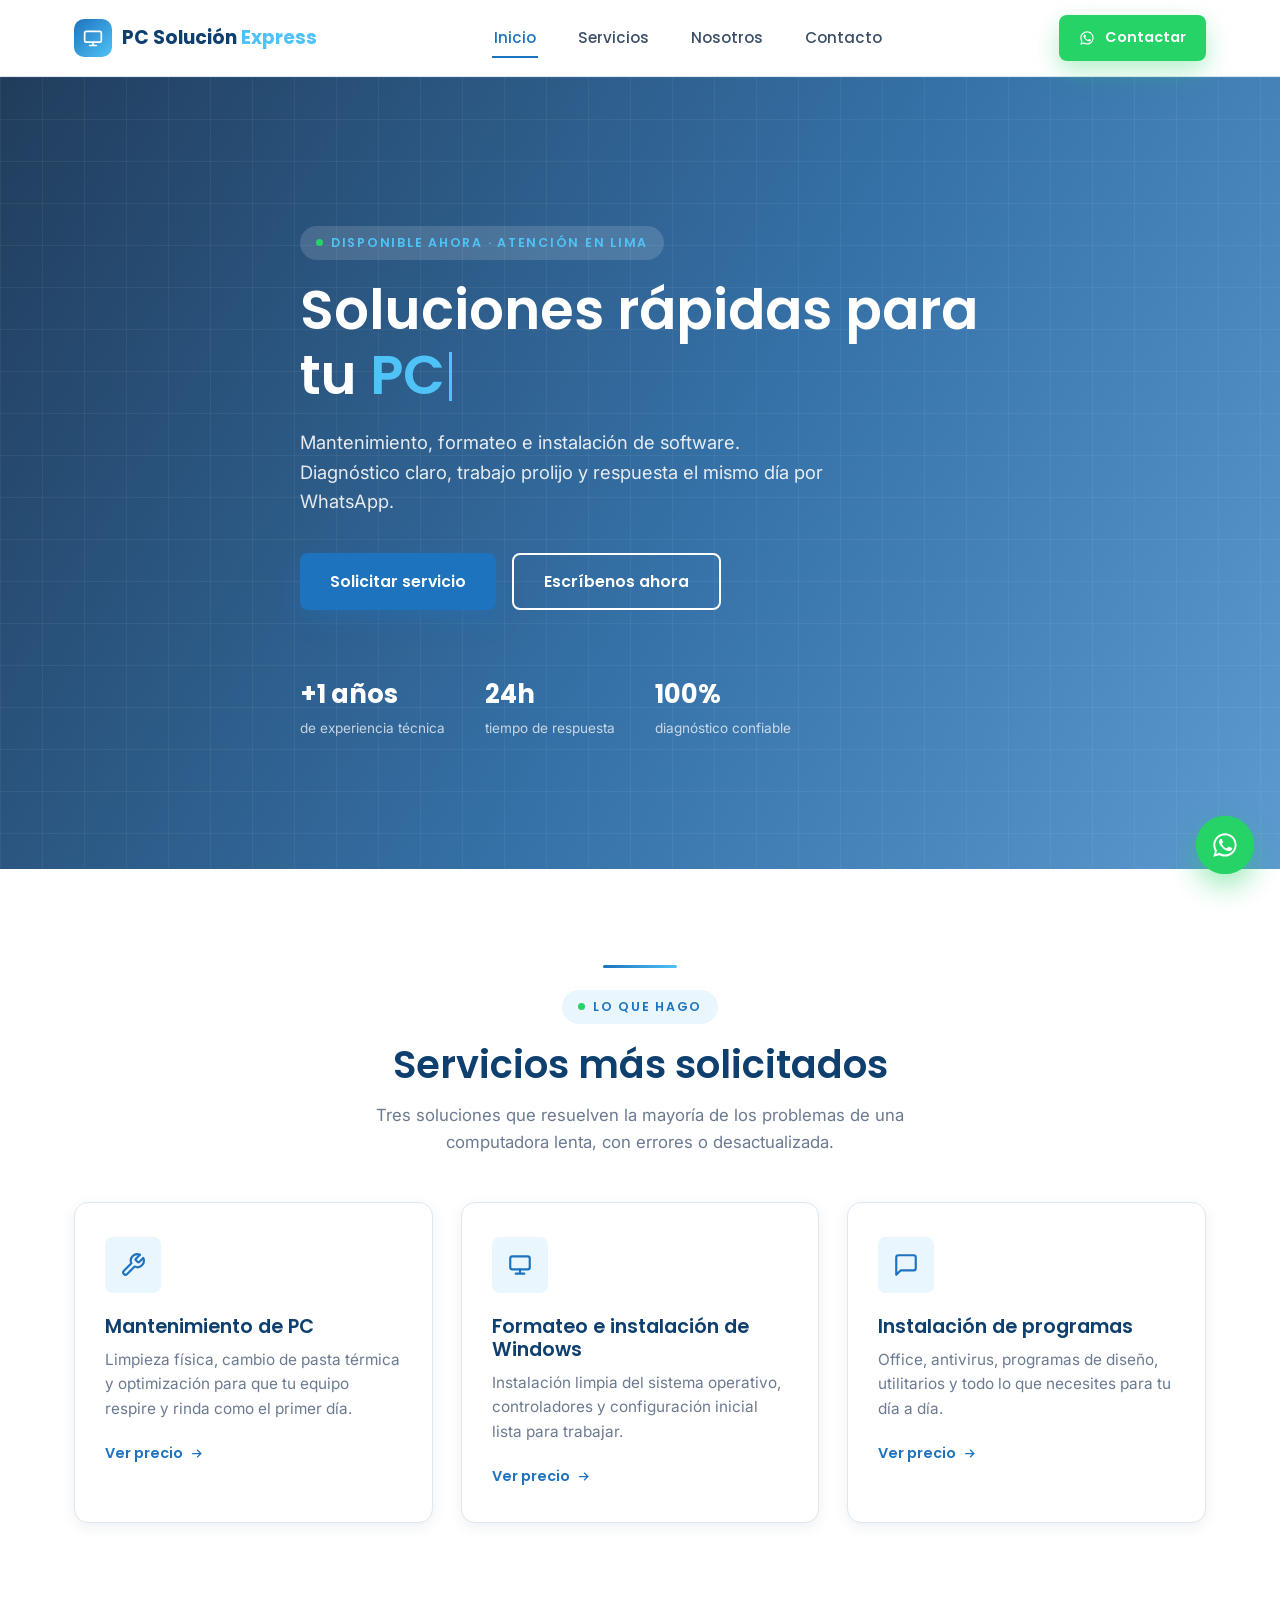
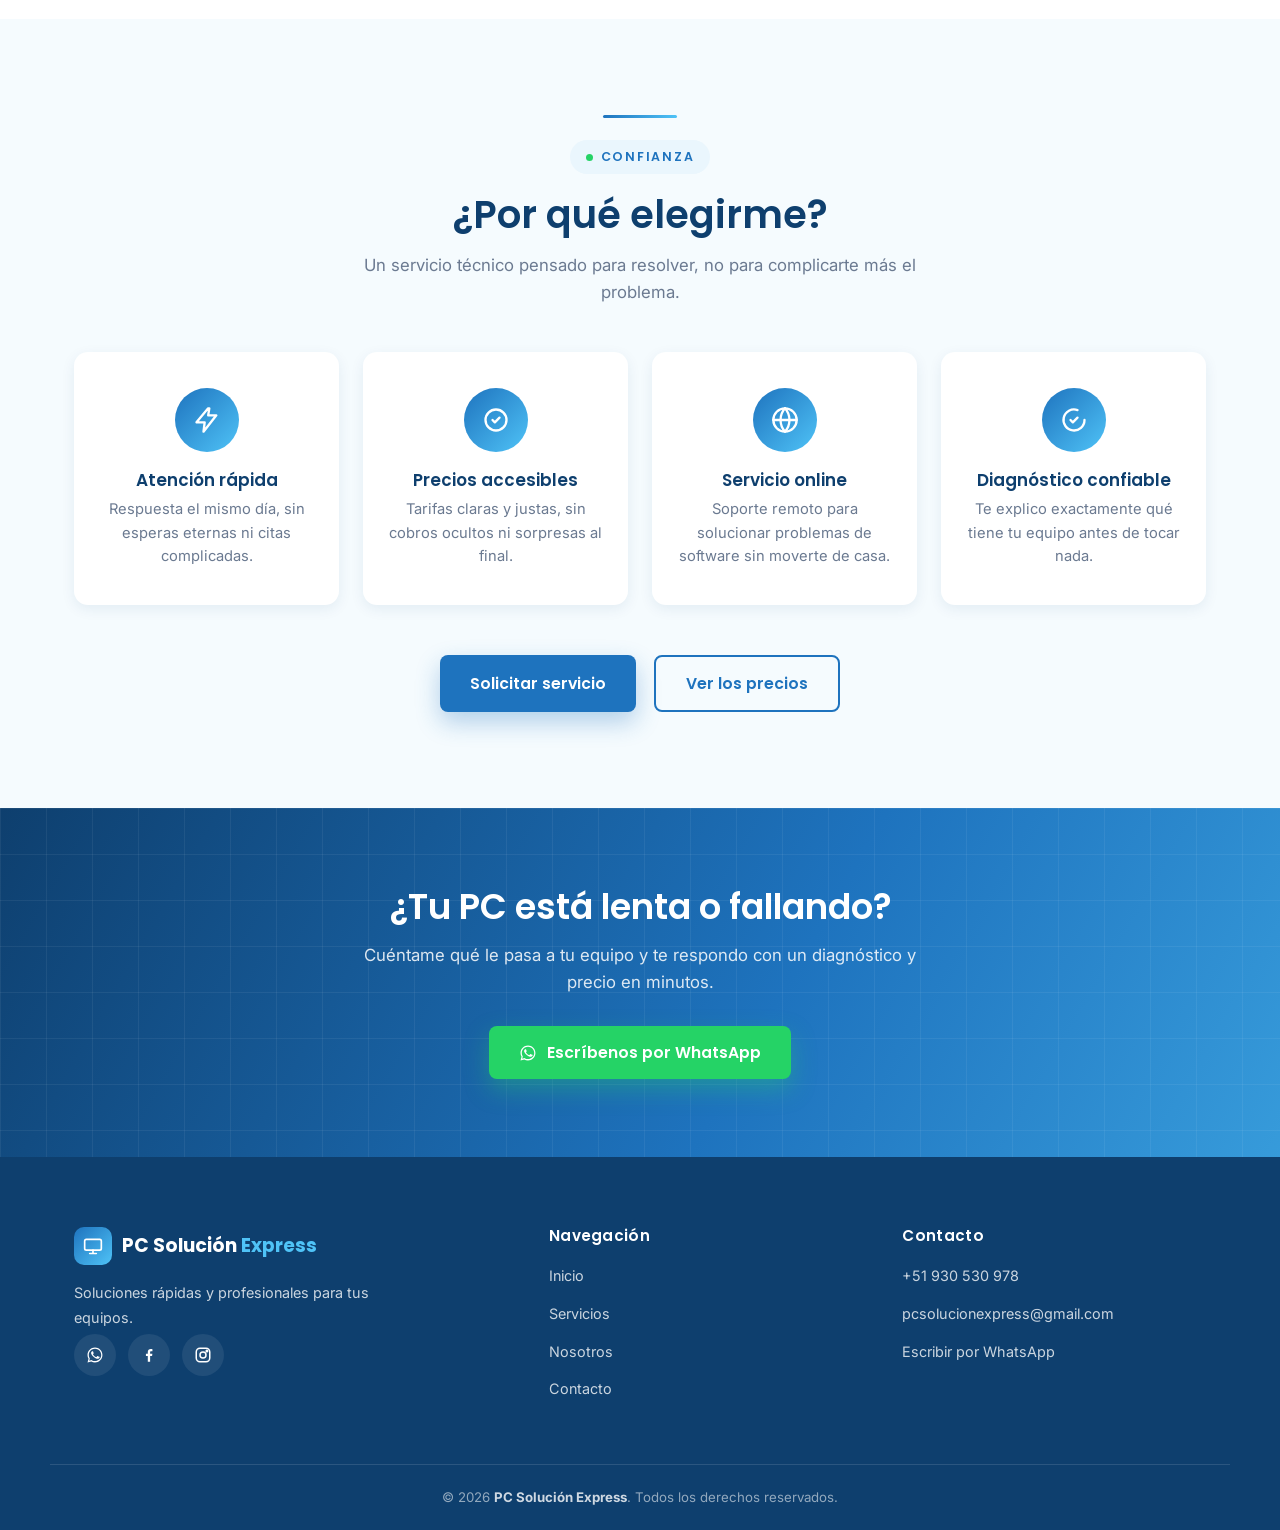
<file: index.html>
<!DOCTYPE html>
<html lang="es">

<head>
    <meta charset="UTF-8">
    <meta name="viewport" content="width=device-width, initial-scale=1.0">
    <title>PC Solución Express | Servicio técnico de computadoras</title>
    <meta name="description"
        content="Mantenimiento, formateo e instalación de software para tu PC. Atención rápida, confiable y a precios accesibles.">

    <link rel="icon" type="image/svg+xml" href="favicon.svg">
    <link rel="alternate icon" href="favicon.ico">
    <link rel="apple-touch-icon" href="apple-touch-icon.png">

    <link rel="preconnect" href="https://fonts.googleapis.com">
    <link rel="preconnect" href="https://fonts.gstatic.com" crossorigin>
    <link
        href="https://fonts.googleapis.com/css2?family=Inter:wght@400;500;600&family=Poppins:wght@500;600;700&display=swap"
        rel="stylesheet">

    <link rel="stylesheet" href="css/styles.css">
</head>

<body>

    <!-- ===== NAVBAR ===== -->
    <header class="navbar">
        <div class="container nav-inner">
            <a href="index.html" class="logo">
                <span class="logo-mark">
                    <svg viewBox="0 0 24 24" fill="none" stroke="currentColor" stroke-width="2" stroke-linecap="round"
                        stroke-linejoin="round">
                        <rect x="2" y="4" width="20" height="13" rx="2" />
                        <path d="M8 21h8M12 17v4" />
                    </svg>
                </span>
                <span class="logo-text">PC Solución <span class="accent">Express</span></span>
            </a>

            <nav class="nav-links" id="nav-links">
                <a href="index.html">Inicio</a>
                <a href="servicios.html">Servicios</a>
                <a href="nosotros.html">Nosotros</a>
                <a href="contacto.html">Contacto</a>
            </nav>

            <div class="nav-actions">
                <a class="btn btn-whatsapp btn-sm btn-sm-hide"
                    href="https://wa.me/51930530978?text=Hola%20PC%20Solucion%20Express%20quiero%20solicitar%20un%20servicio"
                    target="_blank" rel="noopener">
                    <svg viewBox="0 0 24 24" width="16" height="16" fill="currentColor">
                        <path
                            d="M17.5 14.4c-.3-.1-1.7-.9-2-1-.3-.1-.5-.1-.7.1-.2.3-.8 1-.9 1.2-.2.2-.3.2-.6.1-.3-.1-1.2-.5-2.3-1.4-.9-.8-1.4-1.8-1.6-2-.2-.3 0-.5.1-.6.1-.1.3-.3.4-.5.1-.2.2-.3.3-.5.1-.2 0-.4 0-.5C10.1 9 9.6 7.8 9.4 7.3c-.2-.5-.4-.4-.5-.4h-.5c-.2 0-.5.1-.7.3-.2.3-.9.9-.9 2.2s1 2.6 1.1 2.7c.1.2 2 3 4.8 4.3.7.3 1.2.5 1.6.6.7.2 1.3.2 1.8.1.5-.1 1.7-.7 1.9-1.3.2-.7.2-1.2.2-1.3-.1-.2-.3-.2-.7-.4z" />
                        <path
                            d="M12 2C6.5 2 2 6.5 2 12c0 1.9.5 3.6 1.4 5.1L2 22l5-1.3c1.4.8 3.1 1.2 4.9 1.2 5.5 0 10-4.5 10-10S17.5 2 12 2zm0 18.1c-1.6 0-3.1-.4-4.4-1.2l-.3-.2-3 .8.8-2.9-.2-.3C4.1 15 3.7 13.5 3.7 12c0-4.6 3.7-8.3 8.3-8.3s8.3 3.7 8.3 8.3-3.7 8.1-8.3 8.1z" />
                    </svg>
                    Contactar
                </a>
                <button class="nav-toggle" id="nav-toggle" aria-label="Abrir menú" aria-expanded="false">
                    <span></span><span></span><span></span>
                </button>
            </div>
        </div>
    </header>

    <!-- ===== HERO ===== -->
    <section class="hero">
        <div class="container hero-inner">
            <span class="eyebrow"><span class="dot"></span> Disponible ahora · Atención en Lima</span>
            <h1>Soluciones rápidas para tu <span class="hl">PC</span><span class="blink-cursor"></span></h1>
            <p class="lead">Mantenimiento, formateo e instalación de software. Diagnóstico claro, trabajo prolijo y
                respuesta el mismo día por WhatsApp.</p>
            <div class="hero-actions">
                <a href="servicios.html" class="btn btn-primary">Solicitar servicio</a>
                <a href="https://wa.me/51930530978?text=Hola%20PC%20Solucion%20Express%20quiero%20solicitar%20un%20servicio"
                    class="btn btn-outline" style="border-color:#fff; color:#fff;" target="_blank"
                    rel="noopener">Escríbenos ahora</a>
            </div>

            <div class="hero-stats">
                <div><strong>+1 años</strong><span>de experiencia técnica</span></div>
                <div><strong>24h</strong><span>tiempo de respuesta</span></div>
                <div><strong>100%</strong><span>diagnóstico confiable</span></div>
            </div>
        </div>
    </section>

    <!-- ===== SERVICIOS RÁPIDOS ===== -->
    <section class="section">
        <div class="container">
            <div class="section-head center">
                <div class="scanline" style="margin-left:auto; margin-right:auto;"></div>
                <span class="eyebrow"><span class="dot"></span> Lo que hago</span>
                <h2 class="section-title">Servicios más solicitados</h2>
                <p class="section-sub">Tres soluciones que resuelven la mayoría de los problemas de una computadora
                    lenta, con errores o desactualizada.</p>
            </div>

            <div class="grid-3">
                <div class="service-card">
                    <div class="service-icon">
                        <svg viewBox="0 0 24 24" fill="none" stroke="currentColor" stroke-width="2"
                            stroke-linecap="round" stroke-linejoin="round">
                            <path
                                d="M14.7 6.3a1 1 0 000 1.4l1.6 1.6a1 1 0 001.4 0l3.77-3.77a6 6 0 01-7.94 7.94l-6.91 6.91a2.12 2.12 0 01-3-3l6.91-6.91a6 6 0 017.94-7.94l-3.76 3.76z" />
                        </svg>
                    </div>
                    <h3>Mantenimiento de PC</h3>
                    <p>Limpieza física, cambio de pasta térmica y optimización para que tu equipo respire y rinda como
                        el primer día.</p>
                    <a href="servicios.html#precios" class="card-link">Ver precio <svg viewBox="0 0 24 24" fill="none"
                            stroke="currentColor" stroke-width="2">
                            <path d="M5 12h14M13 6l6 6-6 6" />
                        </svg></a>
                </div>

                <div class="service-card">
                    <div class="service-icon">
                        <svg viewBox="0 0 24 24" fill="none" stroke="currentColor" stroke-width="2"
                            stroke-linecap="round" stroke-linejoin="round">
                            <rect x="3" y="4" width="18" height="12" rx="2" />
                            <path d="M8 20h8M12 16v4" />
                        </svg>
                    </div>
                    <h3>Formateo e instalación de Windows</h3>
                    <p>Instalación limpia del sistema operativo, controladores y configuración inicial lista para
                        trabajar.</p>
                    <a href="servicios.html#precios" class="card-link">Ver precio <svg viewBox="0 0 24 24" fill="none"
                            stroke="currentColor" stroke-width="2">
                            <path d="M5 12h14M13 6l6 6-6 6" />
                        </svg></a>
                </div>

                <div class="service-card">
                    <div class="service-icon">
                        <svg viewBox="0 0 24 24" fill="none" stroke="currentColor" stroke-width="2"
                            stroke-linecap="round" stroke-linejoin="round">
                            <path d="M21 15a2 2 0 01-2 2H7l-4 4V5a2 2 0 012-2h14a2 2 0 012 2z" />
                        </svg>
                    </div>
                    <h3>Instalación de programas</h3>
                    <p>Office, antivirus, programas de diseño, utilitarios y todo lo que necesites para tu día a día.
                    </p>
                    <a href="servicios.html#precios" class="card-link">Ver precio <svg viewBox="0 0 24 24" fill="none"
                            stroke="currentColor" stroke-width="2">
                            <path d="M5 12h14M13 6l6 6-6 6" />
                        </svg></a>
                </div>
            </div>
        </div>
    </section>

    <!-- ===== POR QUÉ ELEGIRME ===== -->
    <section class="section alt">
        <div class="container">
            <div class="section-head center">
                <div class="scanline" style="margin-left:auto; margin-right:auto;"></div>
                <span class="eyebrow"><span class="dot"></span> Confianza</span>
                <h2 class="section-title">¿Por qué elegirme?</h2>
                <p class="section-sub">Un servicio técnico pensado para resolver, no para complicarte más el problema.
                </p>
            </div>

            <div class="grid-4">
                <div class="why-card">
                    <div class="why-icon"><svg viewBox="0 0 24 24" fill="none" stroke="currentColor" stroke-width="2"
                            stroke-linecap="round" stroke-linejoin="round">
                            <path d="M13 2L3 14h7l-1 8 11-14h-7l1-6z" />
                        </svg></div>
                    <h3>Atención rápida</h3>
                    <p>Respuesta el mismo día, sin esperas eternas ni citas complicadas.</p>
                </div>
                <div class="why-card">
                    <div class="why-icon"><svg viewBox="0 0 24 24" fill="none" stroke="currentColor" stroke-width="2"
                            stroke-linecap="round" stroke-linejoin="round">
                            <circle cx="12" cy="12" r="9" />
                            <path d="M9 12l2 2 4-4" />
                        </svg></div>
                    <h3>Precios accesibles</h3>
                    <p>Tarifas claras y justas, sin cobros ocultos ni sorpresas al final.</p>
                </div>
                <div class="why-card">
                    <div class="why-icon"><svg viewBox="0 0 24 24" fill="none" stroke="currentColor" stroke-width="2"
                            stroke-linecap="round" stroke-linejoin="round">
                            <path d="M12 2a10 10 0 100 20 10 10 0 000-20z" />
                            <path d="M2 12h20M12 2a15 15 0 010 20M12 2a15 15 0 000 20" />
                        </svg></div>
                    <h3>Servicio online</h3>
                    <p>Soporte remoto para solucionar problemas de software sin moverte de casa.</p>
                </div>
                <div class="why-card">
                    <div class="why-icon"><svg viewBox="0 0 24 24" fill="none" stroke="currentColor" stroke-width="2"
                            stroke-linecap="round" stroke-linejoin="round">
                            <path d="M9 12l2 2 4-4M21 12a9 9 0 11-6-8.5" />
                        </svg></div>
                    <h3>Diagnóstico confiable</h3>
                    <p>Te explico exactamente qué tiene tu equipo antes de tocar nada.</p>
                </div>
            </div>

            <div class="why-actions">
                <a href="servicios.html" class="btn btn-primary">Solicitar servicio</a>
                <a href="servicios.html#precios" class="btn btn-outline">Ver los precios</a>
            </div>
        </div>
    </section>

    <!-- ===== CTA WHATSAPP ===== -->
    <section class="cta-band">
        <div class="container inner">
            <h2>¿Tu PC está lenta o fallando?</h2>
            <p>Cuéntame qué le pasa a tu equipo y te respondo con un diagnóstico y precio en minutos.</p>
            <a href="https://wa.me/51930530978?text=Hola%20PC%20Solucion%20Express%20quiero%20solicitar%20un%20servicio"
                class="btn btn-whatsapp" target="_blank" rel="noopener">
                <svg viewBox="0 0 24 24" width="18" height="18" fill="currentColor">
                    <path
                        d="M17.5 14.4c-.3-.1-1.7-.9-2-1-.3-.1-.5-.1-.7.1-.2.3-.8 1-.9 1.2-.2.2-.3.2-.6.1-.3-.1-1.2-.5-2.3-1.4-.9-.8-1.4-1.8-1.6-2-.2-.3 0-.5.1-.6.1-.1.3-.3.4-.5.1-.2.2-.3.3-.5.1-.2 0-.4 0-.5C10.1 9 9.6 7.8 9.4 7.3c-.2-.5-.4-.4-.5-.4h-.5c-.2 0-.5.1-.7.3-.2.3-.9.9-.9 2.2s1 2.6 1.1 2.7c.1.2 2 3 4.8 4.3.7.3 1.2.5 1.6.6.7.2 1.3.2 1.8.1.5-.1 1.7-.7 1.9-1.3.2-.7.2-1.2.2-1.3-.1-.2-.3-.2-.7-.4z" />
                    <path
                        d="M12 2C6.5 2 2 6.5 2 12c0 1.9.5 3.6 1.4 5.1L2 22l5-1.3c1.4.8 3.1 1.2 4.9 1.2 5.5 0 10-4.5 10-10S17.5 2 12 2zm0 18.1c-1.6 0-3.1-.4-4.4-1.2l-.3-.2-3 .8.8-2.9-.2-.3C4.1 15 3.7 13.5 3.7 12c0-4.6 3.7-8.3 8.3-8.3s8.3 3.7 8.3 8.3-3.7 8.1-8.3 8.1z" />
                </svg>
                Escríbenos por WhatsApp
            </a>
        </div>
    </section>

    <!-- ===== FOOTER ===== -->
    <footer class="footer">
        <div class="container footer-grid">
            <div class="footer-about">
                <a href="index.html" class="logo">
                    <span class="logo-mark"><svg viewBox="0 0 24 24" fill="none" stroke="currentColor" stroke-width="2"
                            stroke-linecap="round" stroke-linejoin="round">
                            <rect x="2" y="4" width="20" height="13" rx="2" />
                            <path d="M8 21h8M12 17v4" />
                        </svg></span>
                    <span class="logo-text">PC Solución <span class="accent">Express</span></span>
                </a>
                <p>Soluciones rápidas y profesionales para tus equipos.</p>
                <div class="social-row">
                    <a class="social-btn"
                        href="https://wa.me/51930530978?text=Hola%20PC%20Solucion%20Express%20quiero%20solicitar%20un%20servicio"
                        target="_blank" rel="noopener" aria-label="WhatsApp"><svg viewBox="0 0 24 24"
                            fill="currentColor">
                            <path
                                d="M17.5 14.4c-.3-.1-1.7-.9-2-1-.3-.1-.5-.1-.7.1-.2.3-.8 1-.9 1.2-.2.2-.3.2-.6.1-.3-.1-1.2-.5-2.3-1.4-.9-.8-1.4-1.8-1.6-2-.2-.3 0-.5.1-.6.1-.1.3-.3.4-.5.1-.2.2-.3.3-.5.1-.2 0-.4 0-.5C10.1 9 9.6 7.8 9.4 7.3c-.2-.5-.4-.4-.5-.4h-.5c-.2 0-.5.1-.7.3-.2.3-.9.9-.9 2.2s1 2.6 1.1 2.7c.1.2 2 3 4.8 4.3.7.3 1.2.5 1.6.6.7.2 1.3.2 1.8.1.5-.1 1.7-.7 1.9-1.3.2-.7.2-1.2.2-1.3-.1-.2-.3-.2-.7-.4z" />
                            <path
                                d="M12 2C6.5 2 2 6.5 2 12c0 1.9.5 3.6 1.4 5.1L2 22l5-1.3c1.4.8 3.1 1.2 4.9 1.2 5.5 0 10-4.5 10-10S17.5 2 12 2zm0 18.1c-1.6 0-3.1-.4-4.4-1.2l-.3-.2-3 .8.8-2.9-.2-.3C4.1 15 3.7 13.5 3.7 12c0-4.6 3.7-8.3 8.3-8.3s8.3 3.7 8.3 8.3-3.7 8.1-8.3 8.1z" />
                        </svg></a>
                    <a class="social-btn" href="https://facebook.com" target="_blank" rel="noopener"
                        aria-label="Facebook"><svg viewBox="0 0 24 24" fill="currentColor">
                            <path
                                d="M13.5 21v-7.6h2.6l.4-3h-3v-1.9c0-.9.2-1.5 1.5-1.5h1.6V4.2c-.3 0-1.2-.1-2.3-.1-2.3 0-3.9 1.4-3.9 4v2.3H7.9v3h2.5V21h3.1z" />
                        </svg></a>
                    <a class="social-btn" href="https://instagram.com" target="_blank" rel="noopener"
                        aria-label="Instagram"><svg viewBox="0 0 24 24" fill="none" stroke="currentColor"
                            stroke-width="2">
                            <rect x="3" y="3" width="18" height="18" rx="5" />
                            <circle cx="12" cy="12" r="4" />
                            <circle cx="17.2" cy="6.8" r="1" />
                        </svg></a>
                </div>
            </div>

            <div class="footer-nav-col">
                <h4>Navegación</h4>
                <ul class="footer-nav">
                    <li><a href="index.html">Inicio</a></li>
                    <li><a href="servicios.html">Servicios</a></li>
                    <li><a href="nosotros.html">Nosotros</a></li>
                    <li><a href="contacto.html">Contacto</a></li>
                </ul>
            </div>

            <div class="footer-nav-col">
                <h4>Contacto</h4>
                <ul class="footer-nav">
                    <li><a href="tel:+51930530978">+51 930 530 978</a></li>
                    <li><a href="mailto:pcsolucionexpress@gmail.com">pcsolucionexpress@gmail.com</a></li>
                    <li><a href="https://wa.me/51930530978?text=Hola%20PC%20Solucion%20Express%20quiero%20solicitar%20un%20servicio"
                            target="_blank" rel="noopener">Escribir por WhatsApp</a></li>
                </ul>
            </div>
        </div>

        <div class="container footer-bottom">
            &copy; <span id="year"></span> <strong>PC Solución Express</strong>. Todos los derechos reservados.
        </div>
    </footer>

    <!-- ===== BOTÓN FLOTANTE WHATSAPP ===== -->
    <a class="whatsapp-float"
        href="https://wa.me/51930530978?text=Hola%20PC%20Solucion%20Express%20quiero%20solicitar%20un%20servicio"
        target="_blank" rel="noopener" aria-label="Escribir por WhatsApp">
        <svg viewBox="0 0 24 24" fill="currentColor">
            <path
                d="M17.5 14.4c-.3-.1-1.7-.9-2-1-.3-.1-.5-.1-.7.1-.2.3-.8 1-.9 1.2-.2.2-.3.2-.6.1-.3-.1-1.2-.5-2.3-1.4-.9-.8-1.4-1.8-1.6-2-.2-.3 0-.5.1-.6.1-.1.3-.3.4-.5.1-.2.2-.3.3-.5.1-.2 0-.4 0-.5C10.1 9 9.6 7.8 9.4 7.3c-.2-.5-.4-.4-.5-.4h-.5c-.2 0-.5.1-.7.3-.2.3-.9.9-.9 2.2s1 2.6 1.1 2.7c.1.2 2 3 4.8 4.3.7.3 1.2.5 1.6.6.7.2 1.3.2 1.8.1.5-.1 1.7-.7 1.9-1.3.2-.7.2-1.2.2-1.3-.1-.2-.3-.2-.7-.4z" />
            <path
                d="M12 2C6.5 2 2 6.5 2 12c0 1.9.5 3.6 1.4 5.1L2 22l5-1.3c1.4.8 3.1 1.2 4.9 1.2 5.5 0 10-4.5 10-10S17.5 2 12 2zm0 18.1c-1.6 0-3.1-.4-4.4-1.2l-.3-.2-3 .8.8-2.9-.2-.3C4.1 15 3.7 13.5 3.7 12c0-4.6 3.7-8.3 8.3-8.3s8.3 3.7 8.3 8.3-3.7 8.1-8.3 8.1z" />
        </svg>
    </a>

    <script src="js/script.js"></script>
</body>

</html>
</file>
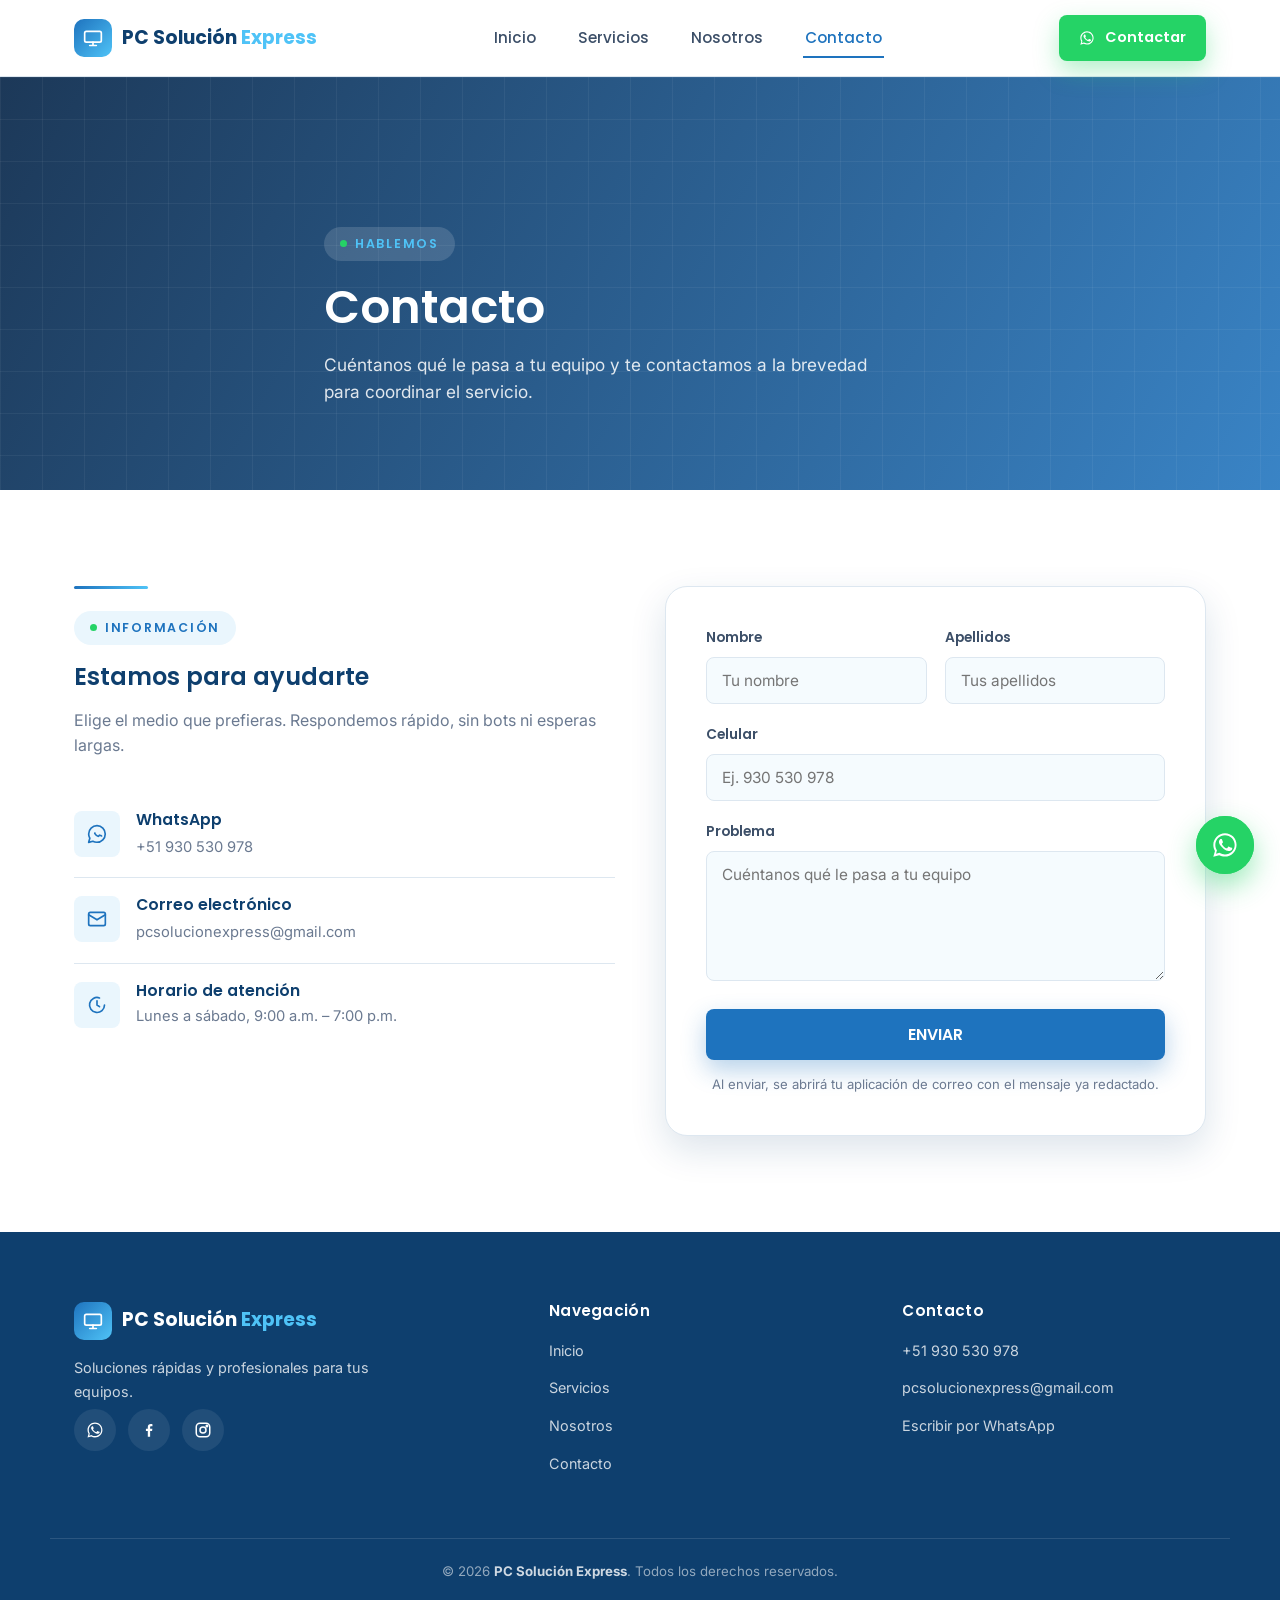
<file: contacto.html>
<!DOCTYPE html>
<html lang="es">
<head>
  <meta charset="UTF-8">
  <meta name="viewport" content="width=device-width, initial-scale=1.0">
  <title>Contacto | PC Solución Express</title>
  <meta name="description" content="Escríbenos y cuéntanos qué le pasa a tu equipo. Respondemos rápido por WhatsApp o correo.">

  <link rel="icon" type="image/svg+xml" href="favicon.svg">
  <link rel="alternate icon" href="favicon.ico">
  <link rel="apple-touch-icon" href="apple-touch-icon.png">
  
  <link rel="preconnect" href="https://fonts.googleapis.com">
  <link rel="preconnect" href="https://fonts.gstatic.com" crossorigin>
  <link href="https://fonts.googleapis.com/css2?family=Inter:wght@400;500;600&family=Poppins:wght@500;600;700&display=swap" rel="stylesheet">

  <link rel="stylesheet" href="css/styles.css">
</head>
<body>

  <!-- ===== NAVBAR ===== -->
  <header class="navbar">
    <div class="container nav-inner">
      <a href="index.html" class="logo">
        <span class="logo-mark"><svg viewBox="0 0 24 24" fill="none" stroke="currentColor" stroke-width="2" stroke-linecap="round" stroke-linejoin="round"><rect x="2" y="4" width="20" height="13" rx="2"/><path d="M8 21h8M12 17v4"/></svg></span>
        <span class="logo-text">PC Solución <span class="accent">Express</span></span>
      </a>
      <nav class="nav-links" id="nav-links">
        <a href="index.html">Inicio</a>
        <a href="servicios.html">Servicios</a>
        <a href="nosotros.html">Nosotros</a>
        <a href="contacto.html">Contacto</a>
      </nav>
      <div class="nav-actions">
        <a class="btn btn-whatsapp btn-sm btn-sm-hide" href="https://wa.me/51930530978?text=Hola%20PC%20Solucion%20Express%20quiero%20solicitar%20un%20servicio" target="_blank" rel="noopener">
          <svg viewBox="0 0 24 24" width="16" height="16" fill="currentColor"><path d="M17.5 14.4c-.3-.1-1.7-.9-2-1-.3-.1-.5-.1-.7.1-.2.3-.8 1-.9 1.2-.2.2-.3.2-.6.1-.3-.1-1.2-.5-2.3-1.4-.9-.8-1.4-1.8-1.6-2-.2-.3 0-.5.1-.6.1-.1.3-.3.4-.5.1-.2.2-.3.3-.5.1-.2 0-.4 0-.5C10.1 9 9.6 7.8 9.4 7.3c-.2-.5-.4-.4-.5-.4h-.5c-.2 0-.5.1-.7.3-.2.3-.9.9-.9 2.2s1 2.6 1.1 2.7c.1.2 2 3 4.8 4.3.7.3 1.2.5 1.6.6.7.2 1.3.2 1.8.1.5-.1 1.7-.7 1.9-1.3.2-.7.2-1.2.2-1.3-.1-.2-.3-.2-.7-.4z"/><path d="M12 2C6.5 2 2 6.5 2 12c0 1.9.5 3.6 1.4 5.1L2 22l5-1.3c1.4.8 3.1 1.2 4.9 1.2 5.5 0 10-4.5 10-10S17.5 2 12 2zm0 18.1c-1.6 0-3.1-.4-4.4-1.2l-.3-.2-3 .8.8-2.9-.2-.3C4.1 15 3.7 13.5 3.7 12c0-4.6 3.7-8.3 8.3-8.3s8.3 3.7 8.3 8.3-3.7 8.1-8.3 8.1z"/></svg>
          Contactar
        </a>
        <button class="nav-toggle" id="nav-toggle" aria-label="Abrir menú" aria-expanded="false"><span></span><span></span><span></span></button>
      </div>
    </div>
  </header>

  <!-- ===== HERO DE PÁGINA ===== -->
  <section class="page-hero">
    <div class="container inner">
      <span class="eyebrow"><span class="dot"></span> Hablemos</span>
      <h1>Contacto</h1>
      <p>Cuéntanos qué le pasa a tu equipo y te contactamos a la brevedad para coordinar el servicio.</p>
    </div>
  </section>

  <!-- ===== CONTACTO ===== -->
  <section class="section">
    <div class="container contact-wrap">

      <div class="contact-info">
        <div class="scanline"></div>
        <span class="eyebrow"><span class="dot"></span> Información</span>
        <h2>Estamos para ayudarte</h2>
        <p>Elige el medio que prefieras. Respondemos rápido, sin bots ni esperas largas.</p>

        <div class="info-item">
          <div class="service-icon"><svg viewBox="0 0 24 24" fill="none" stroke="currentColor" stroke-width="2" stroke-linecap="round" stroke-linejoin="round"><path d="M17.5 14.4c-.3-.1-1.7-.9-2-1-.3-.1-.5-.1-.7.1-.2.3-.8 1-.9 1.2-.2.2-.3.2-.6.1-.3-.1-1.2-.5-2.3-1.4-.9-.8-1.4-1.8-1.6-2-.2-.3 0-.5.1-.6"/><path d="M12 2C6.5 2 2 6.5 2 12c0 1.9.5 3.6 1.4 5.1L2 22l5-1.3c1.4.8 3.1 1.2 4.9 1.2 5.5 0 10-4.5 10-10S17.5 2 12 2z"/></svg></div>
          <div>
            <h4>WhatsApp</h4>
            <a href="https://wa.me/51930530978?text=Hola%20PC%20Solucion%20Express%20quiero%20solicitar%20un%20servicio" target="_blank" rel="noopener">+51 930 530 978</a>
          </div>
        </div>

        <div class="info-item">
          <div class="service-icon"><svg viewBox="0 0 24 24" fill="none" stroke="currentColor" stroke-width="2" stroke-linecap="round" stroke-linejoin="round"><rect x="2" y="4" width="20" height="16" rx="2"/><path d="M2 7l10 6 10-6"/></svg></div>
          <div>
            <h4>Correo electrónico</h4>
            <a href="mailto:pcsolucionexpress@gmail.com">pcsolucionexpress@gmail.com</a>
          </div>
        </div>

        <div class="info-item">
          <div class="service-icon"><svg viewBox="0 0 24 24" fill="none" stroke="currentColor" stroke-width="2" stroke-linecap="round" stroke-linejoin="round"><path d="M21 12a9 9 0 11-6-8.5"/><path d="M12 7v5l3 2"/></svg></div>
          <div>
            <h4>Horario de atención</h4>
            <p>Lunes a sábado, 9:00 a.m. – 7:00 p.m.</p>
          </div>
        </div>
      </div>

      <form class="contact-form" id="contact-form">
        <div class="form-row">
          <div class="field">
            <label for="nombre">Nombre</label>
            <input type="text" id="nombre" name="nombre" placeholder="Tu nombre" required>
          </div>
          <div class="field">
            <label for="apellidos">Apellidos</label>
            <input type="text" id="apellidos" name="apellidos" placeholder="Tus apellidos" required>
          </div>
        </div>

        <div class="field">
          <label for="celular">Celular</label>
          <input type="tel" id="celular" name="celular" placeholder="Ej. 930 530 978" required>
        </div>

        <div class="field">
          <label for="problema">Problema</label>
          <textarea id="problema" name="problema" placeholder="Cuéntanos qué le pasa a tu equipo" required></textarea>
        </div>

        <button type="submit" class="btn btn-primary btn-block">ENVIAR</button>

        <p class="form-note">Al enviar, se abrirá tu aplicación de correo con el mensaje ya redactado.</p>

        <div class="form-success" id="form-success">
          <svg viewBox="0 0 24 24" fill="none" stroke="currentColor" stroke-width="2.5"><path d="M20 6L9 17l-5-5"/></svg>
          Tu correo se abrió con los datos listos para enviar.
        </div>
      </form>

    </div>
  </section>

  <!-- ===== FOOTER ===== -->
  <footer class="footer">
    <div class="container footer-grid">
      <div class="footer-about">
        <a href="index.html" class="logo">
          <span class="logo-mark"><svg viewBox="0 0 24 24" fill="none" stroke="currentColor" stroke-width="2" stroke-linecap="round" stroke-linejoin="round"><rect x="2" y="4" width="20" height="13" rx="2"/><path d="M8 21h8M12 17v4"/></svg></span>
          <span class="logo-text">PC Solución <span class="accent">Express</span></span>
        </a>
        <p>Soluciones rápidas y profesionales para tus equipos.</p>
        <div class="social-row">
          <a class="social-btn" href="https://wa.me/51930530978?text=Hola%20PC%20Solucion%20Express%20quiero%20solicitar%20un%20servicio" target="_blank" rel="noopener" aria-label="WhatsApp"><svg viewBox="0 0 24 24" fill="currentColor"><path d="M17.5 14.4c-.3-.1-1.7-.9-2-1-.3-.1-.5-.1-.7.1-.2.3-.8 1-.9 1.2-.2.2-.3.2-.6.1-.3-.1-1.2-.5-2.3-1.4-.9-.8-1.4-1.8-1.6-2-.2-.3 0-.5.1-.6.1-.1.3-.3.4-.5.1-.2.2-.3.3-.5.1-.2 0-.4 0-.5C10.1 9 9.6 7.8 9.4 7.3c-.2-.5-.4-.4-.5-.4h-.5c-.2 0-.5.1-.7.3-.2.3-.9.9-.9 2.2s1 2.6 1.1 2.7c.1.2 2 3 4.8 4.3.7.3 1.2.5 1.6.6.7.2 1.3.2 1.8.1.5-.1 1.7-.7 1.9-1.3.2-.7.2-1.2.2-1.3-.1-.2-.3-.2-.7-.4z"/><path d="M12 2C6.5 2 2 6.5 2 12c0 1.9.5 3.6 1.4 5.1L2 22l5-1.3c1.4.8 3.1 1.2 4.9 1.2 5.5 0 10-4.5 10-10S17.5 2 12 2zm0 18.1c-1.6 0-3.1-.4-4.4-1.2l-.3-.2-3 .8.8-2.9-.2-.3C4.1 15 3.7 13.5 3.7 12c0-4.6 3.7-8.3 8.3-8.3s8.3 3.7 8.3 8.3-3.7 8.1-8.3 8.1z"/></svg></a>
          <a class="social-btn" href="https://facebook.com" target="_blank" rel="noopener" aria-label="Facebook"><svg viewBox="0 0 24 24" fill="currentColor"><path d="M13.5 21v-7.6h2.6l.4-3h-3v-1.9c0-.9.2-1.5 1.5-1.5h1.6V4.2c-.3 0-1.2-.1-2.3-.1-2.3 0-3.9 1.4-3.9 4v2.3H7.9v3h2.5V21h3.1z"/></svg></a>
          <a class="social-btn" href="https://instagram.com" target="_blank" rel="noopener" aria-label="Instagram"><svg viewBox="0 0 24 24" fill="none" stroke="currentColor" stroke-width="2"><rect x="3" y="3" width="18" height="18" rx="5"/><circle cx="12" cy="12" r="4"/><circle cx="17.2" cy="6.8" r="1"/></svg></a>
        </div>
      </div>
      <div class="footer-nav-col">
        <h4>Navegación</h4>
        <ul class="footer-nav">
          <li><a href="index.html">Inicio</a></li>
          <li><a href="servicios.html">Servicios</a></li>
          <li><a href="nosotros.html">Nosotros</a></li>
          <li><a href="contacto.html">Contacto</a></li>
        </ul>
      </div>
      <div class="footer-nav-col">
        <h4>Contacto</h4>
        <ul class="footer-nav">
          <li><a href="tel:+51930530978">+51 930 530 978</a></li>
          <li><a href="mailto:pcsolucionexpress@gmail.com">pcsolucionexpress@gmail.com</a></li>
          <li><a href="https://wa.me/51930530978?text=Hola%20PC%20Solucion%20Express%20quiero%20solicitar%20un%20servicio" target="_blank" rel="noopener">Escribir por WhatsApp</a></li>
        </ul>
      </div>
    </div>
    <div class="container footer-bottom">
      &copy; <span id="year"></span> <strong>PC Solución Express</strong>. Todos los derechos reservados.
    </div>
  </footer>

  <a class="whatsapp-float" href="https://wa.me/51930530978?text=Hola%20PC%20Solucion%20Express%20quiero%20solicitar%20un%20servicio" target="_blank" rel="noopener" aria-label="Escribir por WhatsApp">
    <svg viewBox="0 0 24 24" fill="currentColor"><path d="M17.5 14.4c-.3-.1-1.7-.9-2-1-.3-.1-.5-.1-.7.1-.2.3-.8 1-.9 1.2-.2.2-.3.2-.6.1-.3-.1-1.2-.5-2.3-1.4-.9-.8-1.4-1.8-1.6-2-.2-.3 0-.5.1-.6.1-.1.3-.3.4-.5.1-.2.2-.3.3-.5.1-.2 0-.4 0-.5C10.1 9 9.6 7.8 9.4 7.3c-.2-.5-.4-.4-.5-.4h-.5c-.2 0-.5.1-.7.3-.2.3-.9.9-.9 2.2s1 2.6 1.1 2.7c.1.2 2 3 4.8 4.3.7.3 1.2.5 1.6.6.7.2 1.3.2 1.8.1.5-.1 1.7-.7 1.9-1.3.2-.7.2-1.2.2-1.3-.1-.2-.3-.2-.7-.4z"/><path d="M12 2C6.5 2 2 6.5 2 12c0 1.9.5 3.6 1.4 5.1L2 22l5-1.3c1.4.8 3.1 1.2 4.9 1.2 5.5 0 10-4.5 10-10S17.5 2 12 2zm0 18.1c-1.6 0-3.1-.4-4.4-1.2l-.3-.2-3 .8.8-2.9-.2-.3C4.1 15 3.7 13.5 3.7 12c0-4.6 3.7-8.3 8.3-8.3s8.3 3.7 8.3 8.3-3.7 8.1-8.3 8.1z"/></svg>
  </a>

  <script src="js/script.js"></script>
</body>
</html>
</file>
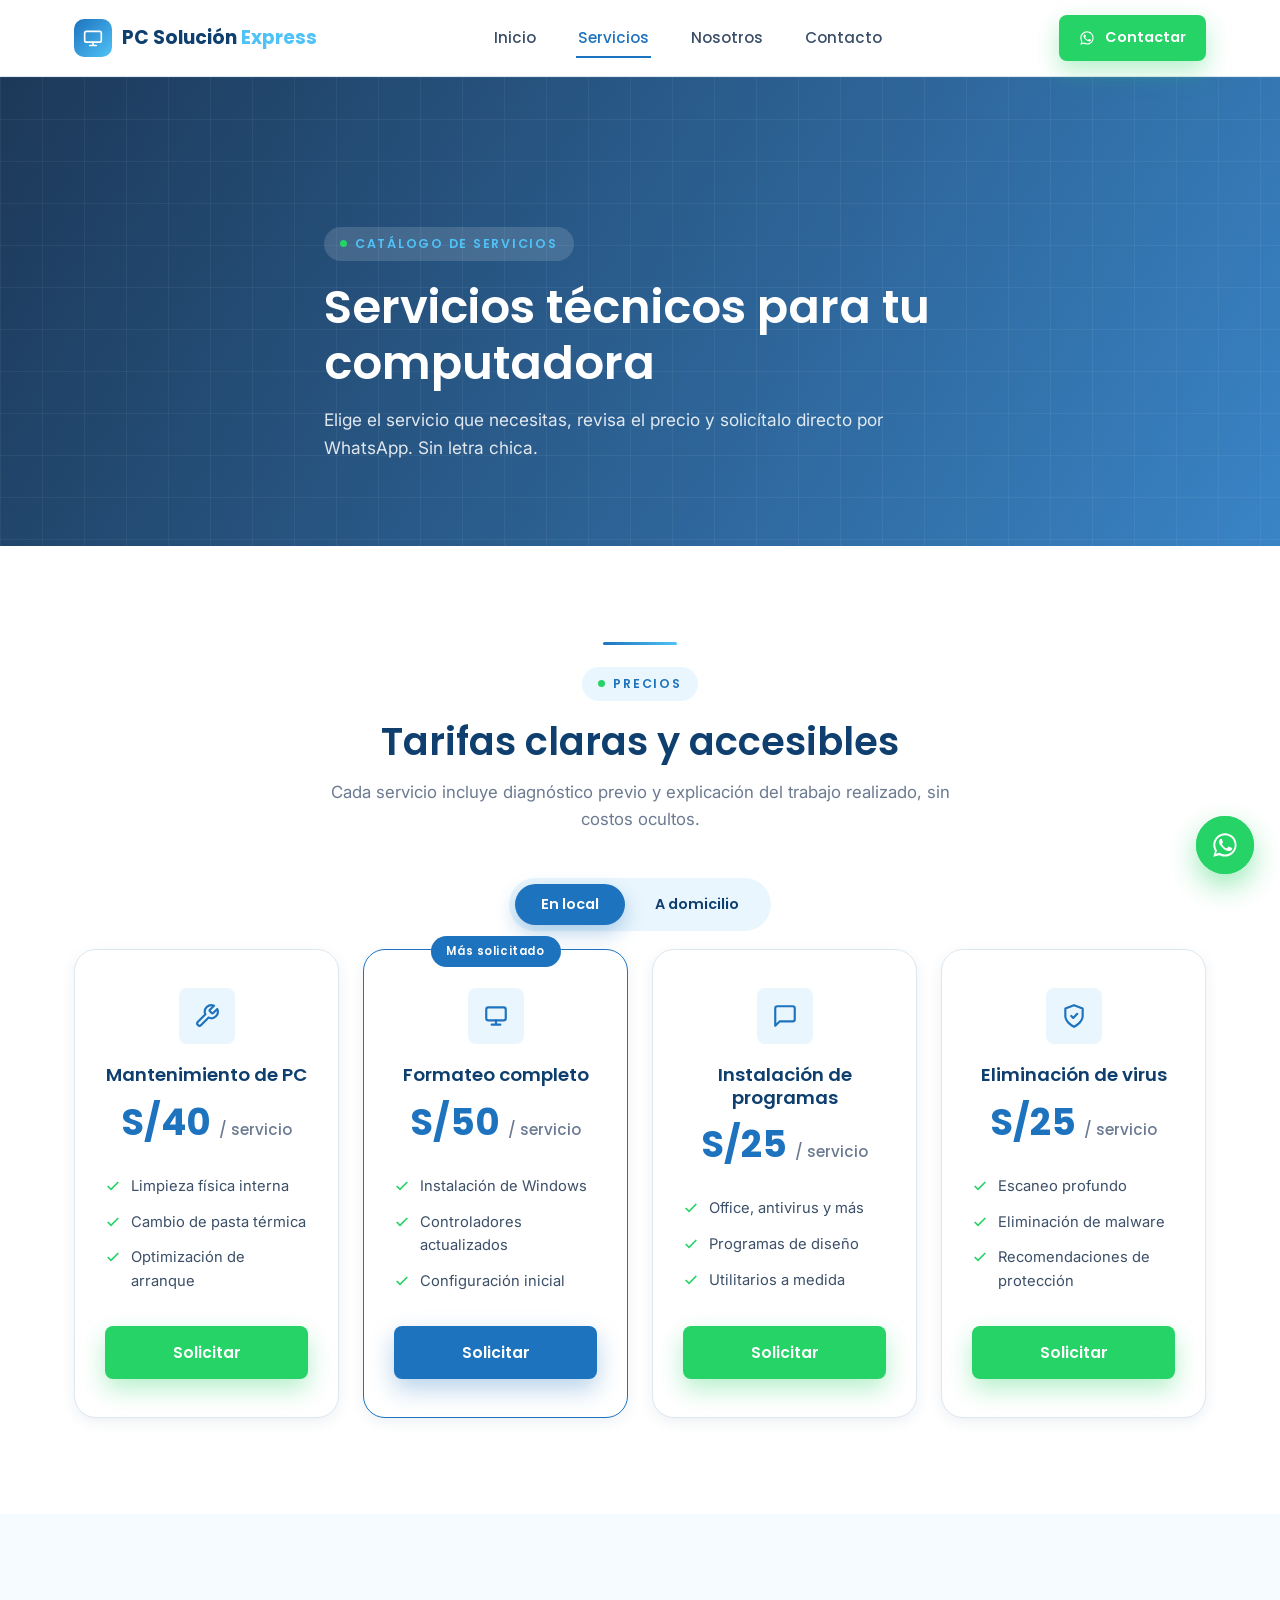
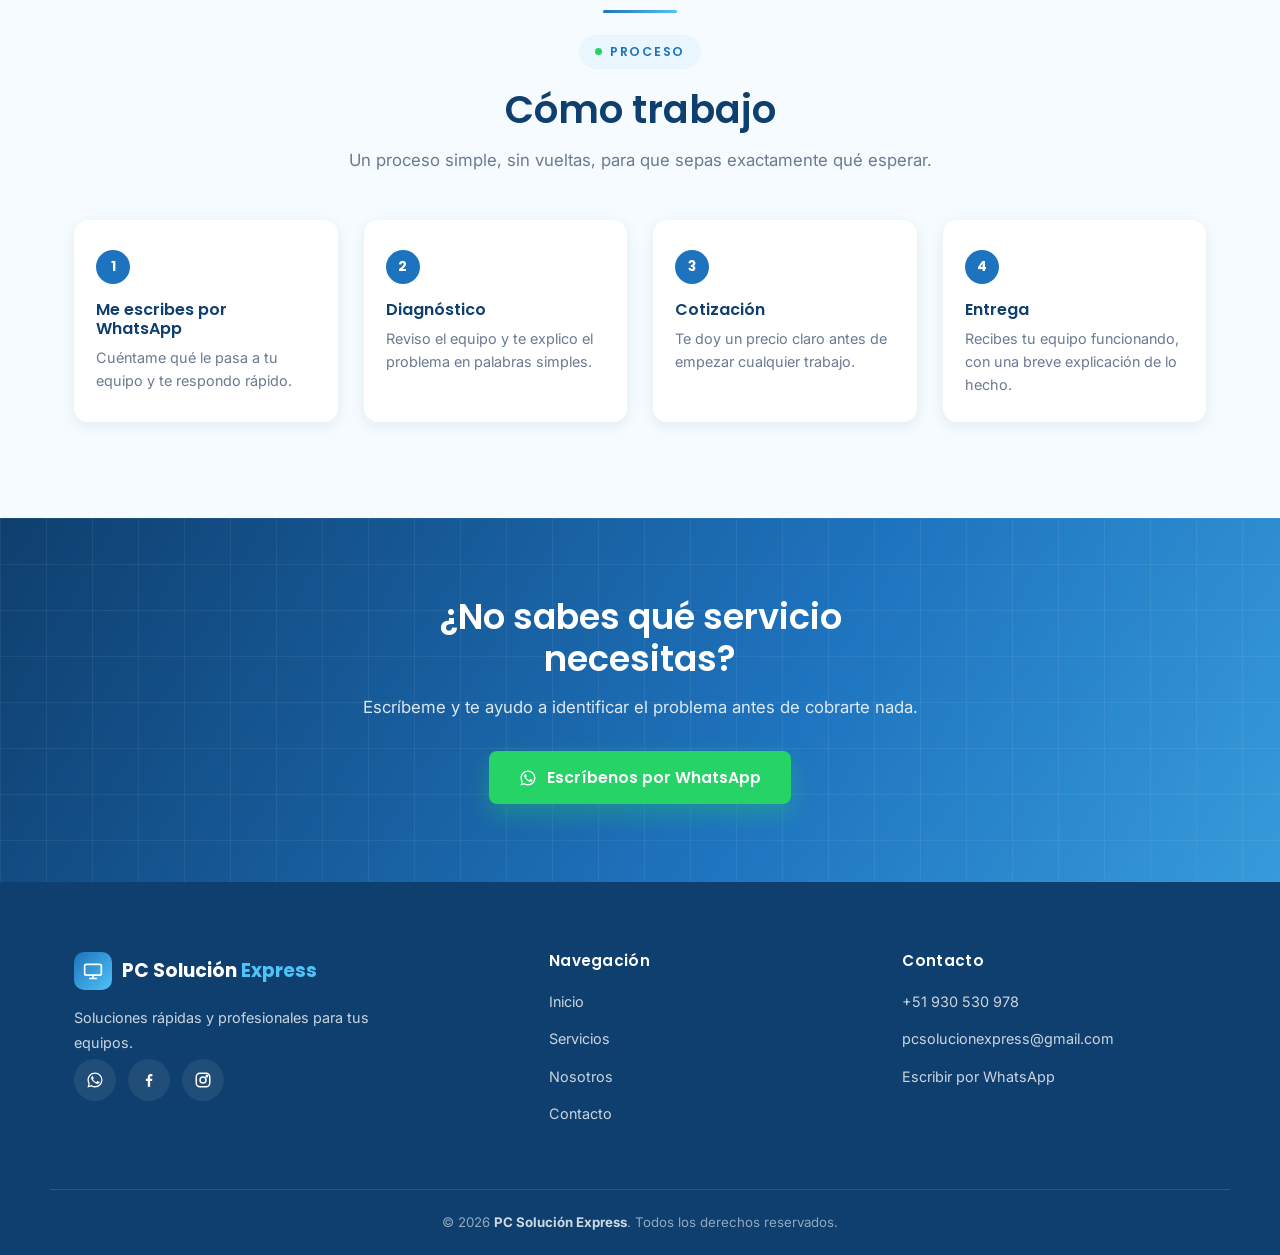
<file: servicios.html>
<!DOCTYPE html>
<html lang="es">
<head>
  <meta charset="UTF-8">
  <meta name="viewport" content="width=device-width, initial-scale=1.0">
  <title>Servicios y Precios | PC Solución Express</title>
  <meta name="description" content="Mantenimiento de PC, formateo completo, instalación de programas y eliminación de virus. Precios claros, sin sorpresas.">

  <link rel="icon" type="image/svg+xml" href="favicon.svg">
  <link rel="alternate icon" href="favicon.ico">
  <link rel="apple-touch-icon" href="apple-touch-icon.png">
  
  <link rel="preconnect" href="https://fonts.googleapis.com">
  <link rel="preconnect" href="https://fonts.gstatic.com" crossorigin>
  <link href="https://fonts.googleapis.com/css2?family=Inter:wght@400;500;600&family=Poppins:wght@500;600;700&display=swap" rel="stylesheet">

  <link rel="stylesheet" href="css/styles.css">
</head>
<body>

  <!-- ===== NAVBAR ===== -->
  <header class="navbar">
    <div class="container nav-inner">
      <a href="index.html" class="logo">
        <span class="logo-mark"><svg viewBox="0 0 24 24" fill="none" stroke="currentColor" stroke-width="2" stroke-linecap="round" stroke-linejoin="round"><rect x="2" y="4" width="20" height="13" rx="2"/><path d="M8 21h8M12 17v4"/></svg></span>
        <span class="logo-text">PC Solución <span class="accent">Express</span></span>
      </a>
      <nav class="nav-links" id="nav-links">
        <a href="index.html">Inicio</a>
        <a href="servicios.html">Servicios</a>
        <a href="nosotros.html">Nosotros</a>
        <a href="contacto.html">Contacto</a>
      </nav>
      <div class="nav-actions">
        <a class="btn btn-whatsapp btn-sm btn-sm-hide" href="https://wa.me/51930530978?text=Hola%20PC%20Solucion%20Express%20quiero%20solicitar%20un%20servicio" target="_blank" rel="noopener">
          <svg viewBox="0 0 24 24" width="16" height="16" fill="currentColor"><path d="M17.5 14.4c-.3-.1-1.7-.9-2-1-.3-.1-.5-.1-.7.1-.2.3-.8 1-.9 1.2-.2.2-.3.2-.6.1-.3-.1-1.2-.5-2.3-1.4-.9-.8-1.4-1.8-1.6-2-.2-.3 0-.5.1-.6.1-.1.3-.3.4-.5.1-.2.2-.3.3-.5.1-.2 0-.4 0-.5C10.1 9 9.6 7.8 9.4 7.3c-.2-.5-.4-.4-.5-.4h-.5c-.2 0-.5.1-.7.3-.2.3-.9.9-.9 2.2s1 2.6 1.1 2.7c.1.2 2 3 4.8 4.3.7.3 1.2.5 1.6.6.7.2 1.3.2 1.8.1.5-.1 1.7-.7 1.9-1.3.2-.7.2-1.2.2-1.3-.1-.2-.3-.2-.7-.4z"/><path d="M12 2C6.5 2 2 6.5 2 12c0 1.9.5 3.6 1.4 5.1L2 22l5-1.3c1.4.8 3.1 1.2 4.9 1.2 5.5 0 10-4.5 10-10S17.5 2 12 2zm0 18.1c-1.6 0-3.1-.4-4.4-1.2l-.3-.2-3 .8.8-2.9-.2-.3C4.1 15 3.7 13.5 3.7 12c0-4.6 3.7-8.3 8.3-8.3s8.3 3.7 8.3 8.3-3.7 8.1-8.3 8.1z"/></svg>
          Contactar
        </a>
        <button class="nav-toggle" id="nav-toggle" aria-label="Abrir menú" aria-expanded="false"><span></span><span></span><span></span></button>
      </div>
    </div>
  </header>

  <!-- ===== HERO DE PÁGINA ===== -->
  <section class="page-hero">
    <div class="container inner">
      <span class="eyebrow"><span class="dot"></span> Catálogo de servicios</span>
      <h1>Servicios técnicos para tu computadora</h1>
      <p>Elige el servicio que necesitas, revisa el precio y solicítalo directo por WhatsApp. Sin letra chica.</p>
    </div>
  </section>

  <!-- ===== PRECIOS ===== -->
<section class="section" id="precios">
  <div class="container">

    <div class="section-head center">
      <div class="scanline" style="margin-left:auto; margin-right:auto;"></div>
      <span class="eyebrow"><span class="dot"></span> Precios</span>
      <h2 class="section-title">Tarifas claras y accesibles</h2>
      <p class="section-sub">Cada servicio incluye diagnóstico previo y explicación del trabajo realizado, sin costos ocultos.</p>
    </div>

    <!-- Toggle Normal / A domicilio -->
    <div class="price-toggle-wrap">
      <div class="price-toggle" role="tablist" aria-label="Modalidad de servicio">
        <button type="button" class="active" data-mode="normal" onclick="setPriceMode('normal')">En local</button>
        <button type="button" data-mode="domicilio" onclick="setPriceMode('domicilio')">A domicilio</button>
      </div>
    </div>
    <p class="price-note" id="domicilioNote">El precio a domicilio es referencial y puede variar según la zona o distancia hacia tu ubicación.</p>

    <div class="grid-4">

      <!-- Mantenimiento de PC -->
      <div class="price-card">
        <div class="service-icon">
          <svg viewBox="0 0 24 24" fill="none" stroke="currentColor" stroke-width="2" stroke-linecap="round" stroke-linejoin="round"><path d="M14.7 6.3a1 1 0 000 1.4l1.6 1.6a1 1 0 001.4 0l3.77-3.77a6 6 0 01-7.94 7.94l-6.91 6.91a2.12 2.12 0 01-3-3l6.91-6.91a6 6 0 017.94-7.94l-3.76 3.76z"/></svg>
        </div>
        <h3>Mantenimiento de PC</h3>
        <div class="price">
          <span class="price-normal">S/40 <span>/ servicio</span></span>
          <span class="price-domicilio">S/60 <span>/ servicio</span></span>
        </div>
        <ul>
          <li><svg viewBox="0 0 24 24" fill="none" stroke="currentColor" stroke-width="2.5"><path d="M20 6L9 17l-5-5"/></svg> Limpieza física interna</li>
          <li><svg viewBox="0 0 24 24" fill="none" stroke="currentColor" stroke-width="2.5"><path d="M20 6L9 17l-5-5"/></svg> Cambio de pasta térmica</li>
          <li><svg viewBox="0 0 24 24" fill="none" stroke="currentColor" stroke-width="2.5"><path d="M20 6L9 17l-5-5"/></svg> Optimización de arranque</li>
        </ul>
        <a class="btn btn-whatsapp btn-block" target="_blank" rel="noopener" href="https://wa.me/51930530978?text=Hola%20PC%20Solucion%20express%20quiero%20solicitar%20el%20servicio%20de%20mantenimiento%20de%20pc">Solicitar</a>
      </div>

      <!-- Formateo completo -->
      <div class="price-card featured">
        <div class="service-icon">
          <svg viewBox="0 0 24 24" fill="none" stroke="currentColor" stroke-width="2" stroke-linecap="round" stroke-linejoin="round"><rect x="3" y="4" width="18" height="12" rx="2"/><path d="M8 20h8M12 16v4"/></svg>
        </div>
        <h3>Formateo completo</h3>
        <div class="price">
          <span class="price-normal">S/50 <span>/ servicio</span></span>
          <span class="price-domicilio">S/70 <span>/ servicio</span></span>
        </div>
        <ul>
          <li><svg viewBox="0 0 24 24" fill="none" stroke="currentColor" stroke-width="2.5"><path d="M20 6L9 17l-5-5"/></svg> Instalación de Windows</li>
          <li><svg viewBox="0 0 24 24" fill="none" stroke="currentColor" stroke-width="2.5"><path d="M20 6L9 17l-5-5"/></svg> Controladores actualizados</li>
          <li><svg viewBox="0 0 24 24" fill="none" stroke="currentColor" stroke-width="2.5"><path d="M20 6L9 17l-5-5"/></svg> Configuración inicial</li>
        </ul>
        <a class="btn btn-primary btn-block" target="_blank" rel="noopener" href="https://wa.me/51930530978?text=Hola%20PC%20Solucion%20express%20quiero%20solicitar%20el%20servicio%20de%20formateo%20completo">Solicitar</a>
      </div>

      <!-- Instalación de programas -->
      <div class="price-card">
        <div class="service-icon">
          <svg viewBox="0 0 24 24" fill="none" stroke="currentColor" stroke-width="2" stroke-linecap="round" stroke-linejoin="round"><path d="M21 15a2 2 0 01-2 2H7l-4 4V5a2 2 0 012-2h14a2 2 0 012 2z"/></svg>
        </div>
        <h3>Instalación de programas</h3>
        <div class="price">
          <span class="price-normal">S/25 <span>/ servicio</span></span>
          <span class="price-domicilio">S/40 <span>/ servicio</span></span>
        </div>
        <ul>
          <li><svg viewBox="0 0 24 24" fill="none" stroke="currentColor" stroke-width="2.5"><path d="M20 6L9 17l-5-5"/></svg> Office, antivirus y más</li>
          <li><svg viewBox="0 0 24 24" fill="none" stroke="currentColor" stroke-width="2.5"><path d="M20 6L9 17l-5-5"/></svg> Programas de diseño</li>
          <li><svg viewBox="0 0 24 24" fill="none" stroke="currentColor" stroke-width="2.5"><path d="M20 6L9 17l-5-5"/></svg> Utilitarios a medida</li>
        </ul>
        <a class="btn btn-whatsapp btn-block" target="_blank" rel="noopener" href="https://wa.me/51930530978?text=Hola%20PC%20Solucion%20express%20quiero%20solicitar%20el%20servicio%20de%20instalacion%20de%20programas">Solicitar</a>
      </div>

      <!-- Eliminación de virus -->
      <div class="price-card">
        <div class="service-icon">
          <svg viewBox="0 0 24 24" fill="none" stroke="currentColor" stroke-width="2" stroke-linecap="round" stroke-linejoin="round"><path d="M12 22s8-4 8-10V5l-8-3-8 3v7c0 6 8 10 8 10z"/><path d="M9.5 12l1.8 1.8L15 10"/></svg>
        </div>
        <h3>Eliminación de virus</h3>
        <div class="price">
          <span class="price-normal">S/25 <span>/ servicio</span></span>
          <span class="price-domicilio">S/40 <span>/ servicio</span></span>
        </div>
        <ul>
          <li><svg viewBox="0 0 24 24" fill="none" stroke="currentColor" stroke-width="2.5"><path d="M20 6L9 17l-5-5"/></svg> Escaneo profundo</li>
          <li><svg viewBox="0 0 24 24" fill="none" stroke="currentColor" stroke-width="2.5"><path d="M20 6L9 17l-5-5"/></svg> Eliminación de malware</li>
          <li><svg viewBox="0 0 24 24" fill="none" stroke="currentColor" stroke-width="2.5"><path d="M20 6L9 17l-5-5"/></svg> Recomendaciones de protección</li>
        </ul>
        <a class="btn btn-whatsapp btn-block" target="_blank" rel="noopener" href="https://wa.me/51930530978?text=Hola%20PC%20Solucion%20express%20quiero%20solicitar%20el%20servicio%20de%20eliminacion%20de%20virus">Solicitar</a>
      </div>

    </div>
  </div>
</section>

  <!-- ===== CÓMO TRABAJO ===== -->
  <section class="section alt">
    <div class="container">
      <div class="section-head center">
        <div class="scanline" style="margin-left:auto; margin-right:auto;"></div>
        <span class="eyebrow"><span class="dot"></span> Proceso</span>
        <h2 class="section-title">Cómo trabajo</h2>
        <p class="section-sub">Un proceso simple, sin vueltas, para que sepas exactamente qué esperar.</p>
      </div>

      <div class="process">
        <div class="process-step">
          <div class="num">1</div>
          <h4>Me escribes por WhatsApp</h4>
          <p>Cuéntame qué le pasa a tu equipo y te respondo rápido.</p>
        </div>
        <div class="process-step">
          <div class="num">2</div>
          <h4>Diagnóstico</h4>
          <p>Reviso el equipo y te explico el problema en palabras simples.</p>
        </div>
        <div class="process-step">
          <div class="num">3</div>
          <h4>Cotización</h4>
          <p>Te doy un precio claro antes de empezar cualquier trabajo.</p>
        </div>
        <div class="process-step">
          <div class="num">4</div>
          <h4>Entrega</h4>
          <p>Recibes tu equipo funcionando, con una breve explicación de lo hecho.</p>
        </div>
      </div>
    </div>
  </section>

  <!-- ===== CTA WHATSAPP ===== -->
  <section class="cta-band">
    <div class="container inner">
      <h2>¿No sabes qué servicio necesitas?</h2>
      <p>Escríbeme y te ayudo a identificar el problema antes de cobrarte nada.</p>
      <a href="https://wa.me/51930530978?text=Hola%20PC%20Solucion%20Express%20quiero%20solicitar%20un%20servicio" class="btn btn-whatsapp" target="_blank" rel="noopener">
        <svg viewBox="0 0 24 24" width="18" height="18" fill="currentColor"><path d="M17.5 14.4c-.3-.1-1.7-.9-2-1-.3-.1-.5-.1-.7.1-.2.3-.8 1-.9 1.2-.2.2-.3.2-.6.1-.3-.1-1.2-.5-2.3-1.4-.9-.8-1.4-1.8-1.6-2-.2-.3 0-.5.1-.6.1-.1.3-.3.4-.5.1-.2.2-.3.3-.5.1-.2 0-.4 0-.5C10.1 9 9.6 7.8 9.4 7.3c-.2-.5-.4-.4-.5-.4h-.5c-.2 0-.5.1-.7.3-.2.3-.9.9-.9 2.2s1 2.6 1.1 2.7c.1.2 2 3 4.8 4.3.7.3 1.2.5 1.6.6.7.2 1.3.2 1.8.1.5-.1 1.7-.7 1.9-1.3.2-.7.2-1.2.2-1.3-.1-.2-.3-.2-.7-.4z"/><path d="M12 2C6.5 2 2 6.5 2 12c0 1.9.5 3.6 1.4 5.1L2 22l5-1.3c1.4.8 3.1 1.2 4.9 1.2 5.5 0 10-4.5 10-10S17.5 2 12 2zm0 18.1c-1.6 0-3.1-.4-4.4-1.2l-.3-.2-3 .8.8-2.9-.2-.3C4.1 15 3.7 13.5 3.7 12c0-4.6 3.7-8.3 8.3-8.3s8.3 3.7 8.3 8.3-3.7 8.1-8.3 8.1z"/></svg>
        Escríbenos por WhatsApp
      </a>
    </div>
  </section>

  <!-- ===== FOOTER ===== -->
  <footer class="footer">
    <div class="container footer-grid">
      <div class="footer-about">
        <a href="index.html" class="logo">
          <span class="logo-mark"><svg viewBox="0 0 24 24" fill="none" stroke="currentColor" stroke-width="2" stroke-linecap="round" stroke-linejoin="round"><rect x="2" y="4" width="20" height="13" rx="2"/><path d="M8 21h8M12 17v4"/></svg></span>
          <span class="logo-text">PC Solución <span class="accent">Express</span></span>
        </a>
        <p>Soluciones rápidas y profesionales para tus equipos.</p>
        <div class="social-row">
          <a class="social-btn" href="https://wa.me/51930530978?text=Hola%20PC%20Solucion%20Express%20quiero%20solicitar%20un%20servicio" target="_blank" rel="noopener" aria-label="WhatsApp"><svg viewBox="0 0 24 24" fill="currentColor"><path d="M17.5 14.4c-.3-.1-1.7-.9-2-1-.3-.1-.5-.1-.7.1-.2.3-.8 1-.9 1.2-.2.2-.3.2-.6.1-.3-.1-1.2-.5-2.3-1.4-.9-.8-1.4-1.8-1.6-2-.2-.3 0-.5.1-.6.1-.1.3-.3.4-.5.1-.2.2-.3.3-.5.1-.2 0-.4 0-.5C10.1 9 9.6 7.8 9.4 7.3c-.2-.5-.4-.4-.5-.4h-.5c-.2 0-.5.1-.7.3-.2.3-.9.9-.9 2.2s1 2.6 1.1 2.7c.1.2 2 3 4.8 4.3.7.3 1.2.5 1.6.6.7.2 1.3.2 1.8.1.5-.1 1.7-.7 1.9-1.3.2-.7.2-1.2.2-1.3-.1-.2-.3-.2-.7-.4z"/><path d="M12 2C6.5 2 2 6.5 2 12c0 1.9.5 3.6 1.4 5.1L2 22l5-1.3c1.4.8 3.1 1.2 4.9 1.2 5.5 0 10-4.5 10-10S17.5 2 12 2zm0 18.1c-1.6 0-3.1-.4-4.4-1.2l-.3-.2-3 .8.8-2.9-.2-.3C4.1 15 3.7 13.5 3.7 12c0-4.6 3.7-8.3 8.3-8.3s8.3 3.7 8.3 8.3-3.7 8.1-8.3 8.1z"/></svg></a>
          <a class="social-btn" href="https://facebook.com" target="_blank" rel="noopener" aria-label="Facebook"><svg viewBox="0 0 24 24" fill="currentColor"><path d="M13.5 21v-7.6h2.6l.4-3h-3v-1.9c0-.9.2-1.5 1.5-1.5h1.6V4.2c-.3 0-1.2-.1-2.3-.1-2.3 0-3.9 1.4-3.9 4v2.3H7.9v3h2.5V21h3.1z"/></svg></a>
          <a class="social-btn" href="https://instagram.com" target="_blank" rel="noopener" aria-label="Instagram"><svg viewBox="0 0 24 24" fill="none" stroke="currentColor" stroke-width="2"><rect x="3" y="3" width="18" height="18" rx="5"/><circle cx="12" cy="12" r="4"/><circle cx="17.2" cy="6.8" r="1"/></svg></a>
        </div>
      </div>
      <div class="footer-nav-col">
        <h4>Navegación</h4>
        <ul class="footer-nav">
          <li><a href="index.html">Inicio</a></li>
          <li><a href="servicios.html">Servicios</a></li>
          <li><a href="nosotros.html">Nosotros</a></li>
          <li><a href="contacto.html">Contacto</a></li>
        </ul>
      </div>
      <div class="footer-nav-col">
        <h4>Contacto</h4>
        <ul class="footer-nav">
          <li><a href="tel:+51930530978">+51 930 530 978</a></li>
          <li><a href="mailto:pcsolucionexpress@gmail.com">pcsolucionexpress@gmail.com</a></li>
          <li><a href="https://wa.me/51930530978?text=Hola%20PC%20Solucion%20Express%20quiero%20solicitar%20un%20servicio" target="_blank" rel="noopener">Escribir por WhatsApp</a></li>
        </ul>
      </div>
    </div>
    <div class="container footer-bottom">
      &copy; <span id="year"></span> <strong>PC Solución Express</strong>. Todos los derechos reservados.
    </div>
  </footer>

  <a class="whatsapp-float" href="https://wa.me/51930530978?text=Hola%20PC%20Solucion%20Express%20quiero%20solicitar%20un%20servicio" target="_blank" rel="noopener" aria-label="Escribir por WhatsApp">
    <svg viewBox="0 0 24 24" fill="currentColor"><path d="M17.5 14.4c-.3-.1-1.7-.9-2-1-.3-.1-.5-.1-.7.1-.2.3-.8 1-.9 1.2-.2.2-.3.2-.6.1-.3-.1-1.2-.5-2.3-1.4-.9-.8-1.4-1.8-1.6-2-.2-.3 0-.5.1-.6.1-.1.3-.3.4-.5.1-.2.2-.3.3-.5.1-.2 0-.4 0-.5C10.1 9 9.6 7.8 9.4 7.3c-.2-.5-.4-.4-.5-.4h-.5c-.2 0-.5.1-.7.3-.2.3-.9.9-.9 2.2s1 2.6 1.1 2.7c.1.2 2 3 4.8 4.3.7.3 1.2.5 1.6.6.7.2 1.3.2 1.8.1.5-.1 1.7-.7 1.9-1.3.2-.7.2-1.2.2-1.3-.1-.2-.3-.2-.7-.4z"/><path d="M12 2C6.5 2 2 6.5 2 12c0 1.9.5 3.6 1.4 5.1L2 22l5-1.3c1.4.8 3.1 1.2 4.9 1.2 5.5 0 10-4.5 10-10S17.5 2 12 2zm0 18.1c-1.6 0-3.1-.4-4.4-1.2l-.3-.2-3 .8.8-2.9-.2-.3C4.1 15 3.7 13.5 3.7 12c0-4.6 3.7-8.3 8.3-8.3s8.3 3.7 8.3 8.3-3.7 8.1-8.3 8.1z"/></svg>
  </a>

  <script>
function setPriceMode(mode){
  document.querySelectorAll('.price-card').forEach(function(c){
    c.classList.toggle('show-domicilio', mode === 'domicilio');
  });
  document.querySelectorAll('.price-toggle button').forEach(function(b){
    b.classList.toggle('active', b.dataset.mode === mode);
  });
  var note = document.getElementById('domicilioNote');
  if (note) note.classList.toggle('show', mode === 'domicilio');
}
</script>
  <script src="js/script.js"></script>
</body>
</html>
</file>
<file: css/styles.css>
/* ==========================================================================
   PC SOLUCIÓN EXPRESS — Hoja de estilos principal
   Paleta: azul #1e73be, celeste, blanco. Estética "panel de diagnóstico":
   líneas de escaneo, esquinas de visor y un cursor parpadeante evocan la
   pantalla de un técnico revisando un equipo.
   ========================================================================== */

/* ---------- Tokens ---------- */
:root {
  --blue: #1e73be;
  --blue-dark: #145a99;
  --blue-darker: #0e3f6e;
  --celeste: #4fc3f7;
  --celeste-light: #eaf6fd;
  --celeste-lighter: #f5fbfe;
  --white: #ffffff;
  --ink: #142338;
  --ink-soft: #3c4f68;
  --gray: #6b7a91;
  --gray-light: #dde7f0;
  --whatsapp: #25d366;
  --whatsapp-dark: #1da851;

  --radius-sm: 8px;
  --radius: 14px;
  --radius-lg: 22px;

  --shadow-sm: 0 4px 14px rgba(14, 63, 110, 0.08);
  --shadow: 0 14px 36px rgba(14, 63, 110, 0.14);
  --shadow-lg: 0 24px 60px rgba(14, 63, 110, 0.18);

  --font-heading: 'Poppins', 'Segoe UI', Arial, sans-serif;
  --font-body: 'Inter', 'Segoe UI', Arial, sans-serif;

  --container: 1180px;
}

/* ---------- Reset ---------- */
* { box-sizing: border-box; margin: 0; padding: 0; }

html { scroll-behavior: smooth; }

body {
  font-family: var(--font-body);
  color: var(--ink);
  background: var(--white);
  line-height: 1.6;
  -webkit-font-smoothing: antialiased;
  overflow-x: hidden;
}

img { max-width: 100%; display: block; }

a { text-decoration: none; color: inherit; }

ul { list-style: none; }

button { font-family: inherit; cursor: pointer; border: none; background: none; }

h1, h2, h3, h4 {
  font-family: var(--font-heading);
  color: var(--blue-darker);
  line-height: 1.2;
  font-weight: 600;
}

.container {
  width: 100%;
  max-width: var(--container);
  margin: 0 auto;
  padding: 0 24px;
}

:focus-visible {
  outline: 3px solid var(--celeste);
  outline-offset: 3px;
}

@media (prefers-reduced-motion: reduce) {
  *, *::before, *::after {
    animation-duration: 0.001ms !important;
    animation-iteration-count: 1 !important;
    transition-duration: 0.001ms !important;
    scroll-behavior: auto !important;
  }
}

/* ---------- Utilidades ---------- */
.eyebrow {
  display: inline-flex;
  align-items: center;
  gap: 8px;
  font-family: var(--font-heading);
  font-size: 0.78rem;
  font-weight: 600;
  letter-spacing: 0.14em;
  text-transform: uppercase;
  color: var(--blue);
  background: var(--celeste-light);
  padding: 7px 16px;
  border-radius: 999px;
  margin-bottom: 18px;
}

.eyebrow .dot {
  width: 7px;
  height: 7px;
  border-radius: 50%;
  background: var(--whatsapp);
  box-shadow: 0 0 0 0 rgba(37, 211, 102, 0.6);
  animation: pulse-dot 1.8s infinite;
}

@keyframes pulse-dot {
  0% { box-shadow: 0 0 0 0 rgba(37, 211, 102, 0.55); }
  70% { box-shadow: 0 0 0 8px rgba(37, 211, 102, 0); }
  100% { box-shadow: 0 0 0 0 rgba(37, 211, 102, 0); }
}

.section-title {
  font-size: clamp(1.7rem, 3.2vw, 2.4rem);
  margin-bottom: 14px;
}

.section-sub {
  color: var(--gray);
  font-size: 1.05rem;
  max-width: 620px;
  margin-bottom: 46px;
}

.section-head { margin-bottom: 10px; }
.section-head.center { text-align: center; margin-left: auto; margin-right: auto; }
.section-head.center .section-sub { margin-left: auto; margin-right: auto; }

.section { padding: 96px 0; }
.section.alt { background: var(--celeste-lighter); }

/* Bloque tipo "línea de escaneo" — firma visual del sitio */
.scanline {
  position: relative;
  height: 3px;
  width: 74px;
  background: linear-gradient(90deg, var(--blue), var(--celeste));
  border-radius: 3px;
  margin-bottom: 22px;
  overflow: hidden;
}
.scanline::after {
  content: '';
  position: absolute;
  top: 0; left: -40%;
  width: 40%; height: 100%;
  background: rgba(255, 255, 255, 0.85);
  animation: scan-run 2.6s ease-in-out infinite;
}
@keyframes scan-run {
  0% { left: -40%; }
  60% { left: 100%; }
  100% { left: 100%; }
}

/* Cursor de terminal parpadeante */
.blink-cursor {
  display: inline-block;
  width: 3px;
  height: 0.9em;
  background: var(--celeste);
  margin-left: 4px;
  vertical-align: -0.12em;
  animation: blink 1.05s steps(1) infinite;
}
@keyframes blink {
  0%, 49% { opacity: 1; }
  50%, 100% { opacity: 0; }
}

/* ---------- Botones ---------- */
.btn {
  display: inline-flex;
  align-items: center;
  justify-content: center;
  gap: 10px;
  font-family: var(--font-heading);
  font-weight: 600;
  font-size: 0.98rem;
  padding: 14px 30px;
  border-radius: var(--radius-sm);
  transition: transform 0.22s ease, box-shadow 0.22s ease, background 0.22s ease, color 0.22s ease;
  white-space: nowrap;
}
.btn:active { transform: translateY(1px) scale(0.99); }

.btn-primary {
  background: var(--blue);
  color: var(--white);
  box-shadow: 0 10px 24px rgba(30, 115, 190, 0.32);
}
.btn-primary:hover { background: var(--blue-dark); transform: translateY(-3px); box-shadow: 0 16px 30px rgba(30, 115, 190, 0.38); }

.btn-outline {
  background: transparent;
  color: var(--blue);
  border: 2px solid var(--blue);
}
.btn-outline:hover { background: var(--blue); color: var(--white); transform: translateY(-3px); }

.btn-whatsapp {
  background: var(--whatsapp);
  color: var(--white);
  box-shadow: 0 10px 24px rgba(37, 211, 102, 0.34);
}
.btn-whatsapp:hover { background: var(--whatsapp-dark); transform: translateY(-3px); box-shadow: 0 16px 30px rgba(37, 211, 102, 0.4); }

.btn-white {
  background: var(--white);
  color: var(--blue);
}
.btn-white:hover { background: var(--celeste-light); transform: translateY(-3px); }

.btn-block { width: 100%; }
.btn-sm { padding: 11px 20px; font-size: 0.9rem; }

/* ---------- Navbar ---------- */
.navbar {
  position: sticky;
  top: 0;
  z-index: 500;
  background: rgba(255, 255, 255, 0.92);
  backdrop-filter: blur(10px);
  border-bottom: 1px solid var(--gray-light);
}

.nav-inner {
  display: flex;
  align-items: center;
  justify-content: space-between;
  height: 76px;
}

.logo {
  display: flex;
  align-items: center;
  gap: 10px;
  font-family: var(--font-heading);
  font-weight: 700;
  font-size: 1.18rem;
  color: var(--blue-darker);
}

.logo-mark {
  width: 38px;
  height: 38px;
  border-radius: 10px;
  background: linear-gradient(135deg, var(--blue), var(--celeste));
  display: flex;
  align-items: center;
  justify-content: center;
  color: var(--white);
  flex-shrink: 0;
}
.logo-mark svg { width: 20px; height: 20px; }

.logo-text .accent { color: var(--celeste); }

.nav-links {
  display: flex;
  align-items: center;
  gap: 38px;
}

.nav-links a {
  font-family: var(--font-heading);
  font-weight: 500;
  font-size: 0.95rem;
  color: var(--ink-soft);
  position: relative;
  padding: 6px 2px;
  transition: color 0.2s ease;
}
.nav-links a::after {
  content: '';
  position: absolute;
  left: 0; bottom: -2px;
  width: 0; height: 2px;
  background: var(--blue);
  transition: width 0.25s ease;
}
.nav-links a:hover { color: var(--blue); }
.nav-links a:hover::after { width: 100%; }
.nav-links a.active { color: var(--blue); }
.nav-links a.active::after { width: 100%; }

.nav-actions { display: flex; align-items: center; gap: 18px; }

.nav-toggle {
  display: none;
  flex-direction: column;
  gap: 5px;
  padding: 8px;
}
.nav-toggle span {
  width: 24px; height: 2px;
  background: var(--blue-darker);
  border-radius: 2px;
  transition: transform 0.25s ease, opacity 0.25s ease;
}
.nav-toggle.open span:nth-child(1) { transform: translateY(7px) rotate(45deg); }
.nav-toggle.open span:nth-child(2) { opacity: 0; }
.nav-toggle.open span:nth-child(3) { transform: translateY(-7px) rotate(-45deg); }

/* ---------- Hero ---------- */
.hero {
  position: relative;
  min-height: 88vh;
  display: flex;
  align-items: center;
  color: var(--white);
  background:
    linear-gradient(120deg, rgba(14, 44, 78, 0.92) 0%, rgba(20, 90, 153, 0.86) 55%, rgba(30, 115, 190, 0.72) 100%),
    url('https://images.unsplash.com/photo-1591370874773-6702e8f12fd8?q=80&w=1600&auto=format&fit=crop') center/cover no-repeat;
  overflow: hidden;
}

.hero::before {
  content: '';
  position: absolute;
  inset: 0;
  background-image:
    linear-gradient(rgba(255,255,255,0.05) 1px, transparent 1px),
    linear-gradient(90deg, rgba(255,255,255,0.05) 1px, transparent 1px);
  background-size: 42px 42px;
  pointer-events: none;
}

.hero-inner {
  position: relative;
  z-index: 2;
  max-width: 680px;
  padding: 120px 0 100px;
}

.hero .eyebrow { background: rgba(255, 255, 255, 0.14); color: var(--celeste); }
.hero .eyebrow .dot { background: var(--whatsapp); }

.hero h1 {
  color: var(--white);
  font-size: clamp(2.1rem, 5vw, 3.4rem);
  margin-bottom: 20px;
}

.hero h1 .hl { color: var(--celeste); }

.hero p.lead {
  font-size: 1.15rem;
  color: rgba(255, 255, 255, 0.88);
  max-width: 540px;
  margin-bottom: 36px;
}

.hero-actions { display: flex; gap: 16px; flex-wrap: wrap; }

.hero-stats {
  position: relative;
  z-index: 2;
  display: flex;
  gap: 40px;
  margin-top: 64px;
  flex-wrap: wrap;
}
.hero-stats div strong {
  display: block;
  font-family: var(--font-heading);
  font-size: 1.6rem;
  color: var(--white);
}
.hero-stats div span {
  font-size: 0.85rem;
  color: rgba(255, 255, 255, 0.72);
}

/* Hero secundario (páginas internas) */
.page-hero {
  position: relative;
  padding: 150px 0 84px;
  color: var(--white);
  background:
    linear-gradient(120deg, rgba(14, 44, 78, 0.94) 0%, rgba(30, 115, 190, 0.88) 100%),
    url('https://images.unsplash.com/photo-1518770660439-4636190af475?q=80&w=1600&auto=format&fit=crop') center/cover no-repeat;
  overflow: hidden;
}
.page-hero::before {
  content: '';
  position: absolute;
  inset: 0;
  background-image:
    linear-gradient(rgba(255,255,255,0.05) 1px, transparent 1px),
    linear-gradient(90deg, rgba(255,255,255,0.05) 1px, transparent 1px);
  background-size: 42px 42px;
}
.page-hero .inner { position: relative; z-index: 2; max-width: 680px; }
.page-hero h1 { color: var(--white); font-size: clamp(2rem, 4.4vw, 2.9rem); margin-bottom: 16px; }
.page-hero p { color: rgba(255, 255, 255, 0.86); font-size: 1.08rem; max-width: 560px; }
.page-hero .eyebrow { background: rgba(255,255,255,0.14); color: var(--celeste); }
.page-hero .eyebrow .dot { background: var(--whatsapp); }

/* ---------- Grillas de servicios (index) ---------- */
.grid-3 { display: grid; grid-template-columns: repeat(3, 1fr); gap: 28px; }
.grid-4 { display: grid; grid-template-columns: repeat(4, 1fr); gap: 24px; }
.grid-2 { display: grid; grid-template-columns: 1fr 1fr; gap: 40px; }

.service-card {
  position: relative;
  background: var(--white);
  border: 1px solid var(--gray-light);
  border-radius: var(--radius);
  padding: 34px 30px;
  box-shadow: var(--shadow-sm);
  transition: transform 0.28s ease, box-shadow 0.28s ease, border-color 0.28s ease;
}
.service-card:hover {
  transform: translateY(-8px);
  box-shadow: var(--shadow-lg);
  border-color: transparent;
}

/* Esquinas de "visor de diagnóstico" en hover */
.service-card::before, .service-card::after {
  content: '';
  position: absolute;
  width: 18px; height: 18px;
  border-color: var(--celeste);
  opacity: 0;
  transition: opacity 0.28s ease;
}
.service-card::before {
  top: 10px; left: 10px;
  border-top: 2px solid var(--celeste);
  border-left: 2px solid var(--celeste);
}
.service-card::after {
  bottom: 10px; right: 10px;
  border-bottom: 2px solid var(--celeste);
  border-right: 2px solid var(--celeste);
}
.service-card:hover::before, .service-card:hover::after { opacity: 1; }

.service-icon {
  width: 56px; height: 56px;
  border-radius: var(--radius-sm);
  background: var(--celeste-light);
  color: var(--blue);
  display: flex; align-items: center; justify-content: center;
  margin-bottom: 22px;
  transition: background 0.25s ease, color 0.25s ease;
}
.service-icon svg { width: 26px; height: 26px; }
.service-card:hover .service-icon { background: var(--blue); color: var(--white); }

.service-card h3 { font-size: 1.2rem; margin-bottom: 10px; }
.service-card p { color: var(--gray); font-size: 0.96rem; margin-bottom: 18px; }
.service-card .card-link {
  font-family: var(--font-heading);
  font-weight: 600;
  font-size: 0.9rem;
  color: var(--blue);
  display: inline-flex;
  align-items: center;
  gap: 6px;
}
.service-card .card-link svg { width: 15px; height: 15px; transition: transform 0.2s ease; }
.service-card:hover .card-link svg { transform: translateX(4px); }

/* ---------- Cards "por qué elegirme" ---------- */
.why-card {
  text-align: center;
  padding: 36px 24px;
  border-radius: var(--radius);
  background: var(--white);
  box-shadow: var(--shadow-sm);
  transition: transform 0.25s ease, box-shadow 0.25s ease;
}
.why-card:hover { transform: translateY(-6px); box-shadow: var(--shadow); }
.why-icon {
  width: 64px; height: 64px;
  margin: 0 auto 18px;
  border-radius: 50%;
  background: linear-gradient(135deg, var(--blue), var(--celeste));
  display: flex; align-items: center; justify-content: center;
  color: var(--white);
}
.why-icon svg { width: 28px; height: 28px; }
.why-card h3 { font-size: 1.06rem; margin-bottom: 8px; }
.why-card p { color: var(--gray); font-size: 0.92rem; }

.why-actions {
  display: flex;
  gap: 18px;
  justify-content: center;
  margin-top: 50px;
  flex-wrap: wrap;
}

/* ---------- CTA WhatsApp ---------- */
.cta-band {
  position: relative;
  background: linear-gradient(120deg, var(--blue-darker), var(--blue) 60%, var(--celeste) 140%);
  color: var(--white);
  padding: 78px 0;
  text-align: center;
  overflow: hidden;
}
.cta-band::before {
  content: '';
  position: absolute; inset: 0;
  background-image: linear-gradient(rgba(255,255,255,0.06) 1px, transparent 1px), linear-gradient(90deg, rgba(255,255,255,0.06) 1px, transparent 1px);
  background-size: 46px 46px;
}
.cta-band .inner { position: relative; z-index: 2; max-width: 640px; margin: 0 auto; }
.cta-band h2 { color: var(--white); font-size: clamp(1.5rem, 3.4vw, 2.2rem); margin-bottom: 14px; }
.cta-band p { color: rgba(255,255,255,0.85); margin-bottom: 30px; font-size: 1.05rem; }

/* ---------- Precios (servicios.html) ---------- */
.price-card {
  background: var(--white);
  border: 1px solid var(--gray-light);
  border-radius: var(--radius-lg);
  padding: 38px 30px;
  text-align: center;
  box-shadow: var(--shadow-sm);
  display: flex;
  flex-direction: column;
  transition: transform 0.28s ease, box-shadow 0.28s ease, border-color 0.28s ease;
}
.price-card:hover { transform: translateY(-8px); box-shadow: var(--shadow-lg); border-color: var(--celeste); }
.price-card.featured { border-color: var(--blue); position: relative; }
.price-card.featured::after {
  content: 'Más solicitado';
  position: absolute;
  top: -14px; left: 50%;
  transform: translateX(-50%);
  background: var(--blue);
  color: var(--white);
  font-family: var(--font-heading);
  font-size: 0.72rem;
  font-weight: 600;
  letter-spacing: 0.05em;
  padding: 6px 16px;
  border-radius: 999px;
  white-space: nowrap;
}
.price-card .service-icon { margin: 0 auto 20px; }
.price-card h3 { font-size: 1.15rem; margin-bottom: 6px; }
.price-card .price .price-normal,
.price-card .price .price-domicilio {
  font-family: var(--font-heading);
  font-size: 2.3rem;
  font-weight: 700;
  color: var(--blue);
  margin: 10px 0 6px;
}
.price-card .price span { font-size: 0.95rem; color: var(--gray); font-weight: 500; }
.price-card ul { text-align: left; margin: 18px 0 26px; flex-grow: 1; }
.price-card ul li {
  display: flex; align-items: flex-start; gap: 10px;
  font-size: 0.92rem; color: var(--ink-soft);
  padding: 6px 0;
}
.price-card ul li svg { width: 16px; height: 16px; color: var(--whatsapp); flex-shrink: 0; margin-top: 3px; }

/* ---------- Proceso de trabajo (servicios) ---------- */
.process { display: grid; grid-template-columns: repeat(4, 1fr); gap: 26px; counter-reset: step; }
.process-step { position: relative; padding: 30px 22px 26px; background: var(--white); border-radius: var(--radius); box-shadow: var(--shadow-sm); }
.process-step .num {
  font-family: var(--font-heading);
  font-weight: 700;
  font-size: 0.85rem;
  color: var(--white);
  background: var(--blue);
  width: 34px; height: 34px;
  border-radius: 50%;
  display: flex; align-items: center; justify-content: center;
  margin-bottom: 16px;
}
.process-step h4 { font-size: 1rem; margin-bottom: 8px; }
.process-step p { font-size: 0.9rem; color: var(--gray); }

/* ---------- Nosotros ---------- */
.about-grid {
  display: grid;
  grid-template-columns: 0.9fr 1.1fr;
  gap: 60px;
  align-items: center;
}
.about-photo {
  position: relative;
  border-radius: var(--radius-lg);
  overflow: hidden;
  box-shadow: var(--shadow-lg);
}
.about-photo img { width: 100%; height: 420px; object-fit: cover; }
.about-photo .badge {
  position: absolute;
  bottom: 20px; left: 20px;
  background: rgba(20, 34, 56, 0.82);
  backdrop-filter: blur(6px);
  color: var(--white);
  padding: 12px 18px;
  border-radius: var(--radius-sm);
  font-family: var(--font-heading);
  font-size: 0.85rem;
  display: flex; align-items: center; gap: 10px;
}
.about-copy h2 { margin-bottom: 18px; }
.about-copy p { color: var(--ink-soft); margin-bottom: 16px; }

.exp-card {
  margin-top: 30px;
  background: var(--celeste-light);
  border-left: 4px solid var(--blue);
  border-radius: var(--radius-sm);
  padding: 24px 26px;
}
.exp-card h3 { font-size: 1.05rem; margin-bottom: 8px; color: var(--blue-darker); }
.exp-card p { color: var(--ink-soft); font-size: 0.95rem; margin: 0; }

.diff-grid { display: grid; grid-template-columns: repeat(2, 1fr); gap: 24px; margin-top: 20px; }
.diff-item { display: flex; gap: 16px; align-items: flex-start; background: var(--white); border-radius: var(--radius); padding: 24px; box-shadow: var(--shadow-sm); }
.diff-item .service-icon { flex-shrink: 0; margin-bottom: 0; }
.diff-item h4 { font-size: 1rem; margin-bottom: 6px; }
.diff-item p { font-size: 0.9rem; color: var(--gray); }

/* ---------- Contacto ---------- */
.contact-wrap {
  display: grid;
  grid-template-columns: 1fr 1fr;
  gap: 50px;
  align-items: start;
}
.contact-info h2 { margin-bottom: 16px; }
.contact-info > p { color: var(--gray); margin-bottom: 34px; }

.info-item {
  display: flex; align-items: flex-start; gap: 16px;
  padding: 18px 0;
  border-bottom: 1px solid var(--gray-light);
}
.info-item:last-of-type { border-bottom: none; }
.info-item .service-icon { margin-bottom: 0; flex-shrink: 0; width: 46px; height: 46px; }
.info-item .service-icon svg { width: 20px; height: 20px; }
.info-item h4 { font-size: 0.98rem; margin-bottom: 4px; }
.info-item p, .info-item a { font-size: 0.92rem; color: var(--gray); }
.info-item a:hover { color: var(--blue); }

.contact-form {
  background: var(--white);
  border: 1px solid var(--gray-light);
  border-radius: var(--radius-lg);
  padding: 40px;
  box-shadow: var(--shadow);
}
.form-row { display: grid; grid-template-columns: 1fr 1fr; gap: 18px; }
.field { margin-bottom: 20px; }
.field label {
  display: block;
  font-family: var(--font-heading);
  font-size: 0.86rem;
  font-weight: 600;
  color: var(--ink-soft);
  margin-bottom: 8px;
}
.field input, .field textarea {
  width: 100%;
  font-family: var(--font-body);
  font-size: 0.96rem;
  padding: 13px 15px;
  border: 1.5px solid var(--gray-light);
  border-radius: var(--radius-sm);
  color: var(--ink);
  background: var(--celeste-lighter);
  transition: border-color 0.2s ease, background 0.2s ease;
}
.field input:focus, .field textarea:focus {
  border-color: var(--blue);
  background: var(--white);
  outline: none;
}
.field textarea { resize: vertical; min-height: 130px; }

.form-note { font-size: 0.82rem; color: var(--gray); margin-top: 14px; text-align: center; }
.form-success {
  display: none;
  margin-top: 18px;
  background: var(--celeste-light);
  border: 1px solid var(--celeste);
  color: var(--blue-darker);
  border-radius: var(--radius-sm);
  padding: 14px 16px;
  font-size: 0.9rem;
  align-items: center;
  gap: 10px;
}
.form-success.show { display: flex; }
.form-success svg { width: 18px; height: 18px; color: var(--whatsapp); flex-shrink: 0; }

/* Mapa / franja contacto rápido */
.quick-contact-band {
  display: grid;
  grid-template-columns: repeat(3, 1fr);
  gap: 24px;
  margin-top: 90px;
}
.quick-contact-card {
  background: var(--white);
  border-radius: var(--radius);
  padding: 28px;
  text-align: center;
  box-shadow: var(--shadow-sm);
}
.quick-contact-card .service-icon { margin: 0 auto 16px; }
.quick-contact-card h4 { font-size: 1rem; margin-bottom: 8px; }
.quick-contact-card p { font-size: 0.9rem; color: var(--gray); margin-bottom: 16px; }

/* ---------- FAQ (servicios) ---------- */
.faq-list { max-width: 760px; margin: 0 auto; }
.faq-item {
  background: var(--white);
  border: 1px solid var(--gray-light);
  border-radius: var(--radius-sm);
  margin-bottom: 14px;
  overflow: hidden;
}
.faq-question {
  width: 100%;
  display: flex;
  align-items: center;
  justify-content: space-between;
  padding: 20px 24px;
  font-family: var(--font-heading);
  font-weight: 600;
  font-size: 0.98rem;
  color: var(--blue-darker);
  text-align: left;
}
.faq-question .icon-plus {
  width: 20px; height: 20px;
  flex-shrink: 0;
  position: relative;
  transition: transform 0.25s ease;
}
.faq-question .icon-plus::before, .faq-question .icon-plus::after {
  content: '';
  position: absolute;
  background: var(--blue);
  border-radius: 2px;
}
.faq-question .icon-plus::before { top: 9px; left: 2px; width: 16px; height: 2px; }
.faq-question .icon-plus::after { top: 2px; left: 9px; width: 2px; height: 16px; transition: opacity 0.25s ease; }
.faq-item.open .icon-plus::after { opacity: 0; }
.faq-item.open .icon-plus { transform: rotate(180deg); }

.faq-answer {
  max-height: 0;
  overflow: hidden;
  transition: max-height 0.3s ease, padding 0.3s ease;
  padding: 0 24px;
  color: var(--gray);
  font-size: 0.93rem;
}
.faq-item.open .faq-answer { padding: 0 24px 20px; }

/* ---------- Botón flotante WhatsApp ---------- */
.whatsapp-float {
  position: fixed;
  bottom: 26px;
  right: 26px;
  z-index: 600;
  width: 58px; height: 58px;
  border-radius: 50%;
  background: var(--whatsapp);
  color: var(--white);
  display: flex; align-items: center; justify-content: center;
  box-shadow: 0 12px 28px rgba(37, 211, 102, 0.45);
  transition: transform 0.25s ease, box-shadow 0.25s ease;
}
.whatsapp-float svg { width: 28px; height: 28px; }
.whatsapp-float:hover { transform: scale(1.08); box-shadow: 0 16px 34px rgba(37, 211, 102, 0.55); }
.whatsapp-float::before {
  content: '';
  position: absolute; inset: 0;
  border-radius: 50%;
  border: 2px solid var(--whatsapp);
  animation: ring-pulse 2.2s ease-out infinite;
}
@keyframes ring-pulse {
  0% { transform: scale(1); opacity: 0.7; }
  100% { transform: scale(1.8); opacity: 0; }
}

/* ---------- Footer ---------- */
.footer {
  background: var(--blue-darker);
  color: rgba(255, 255, 255, 0.78);
  padding: 70px 0 0;
}
.footer-grid {
  display: grid;
  grid-template-columns: 1.4fr 1fr 1fr;
  gap: 50px;
  padding-bottom: 50px;
  border-bottom: 1px solid rgba(255, 255, 255, 0.12);
}
.footer .logo { color: var(--white); margin-bottom: 16px; }
.footer-about p { font-size: 0.9rem; line-height: 1.7; max-width: 320px; }
.footer h4 {
  color: var(--white);
  font-size: 0.95rem;
  margin-bottom: 18px;
  letter-spacing: 0.02em;
}
.footer-nav li { margin-bottom: 12px; }
.footer-nav a { font-size: 0.9rem; transition: color 0.2s ease, padding-left 0.2s ease; }
.footer-nav a:hover { color: var(--celeste); padding-left: 4px; }

.social-row { display: flex; gap: 12px; margin-top: 4px; }
.social-btn {
  width: 42px; height: 42px;
  border-radius: 50%;
  background: rgba(255, 255, 255, 0.08);
  display: flex; align-items: center; justify-content: center;
  color: var(--white);
  transition: background 0.22s ease, transform 0.22s ease;
}
.social-btn svg { width: 18px; height: 18px; }
.social-btn:hover { background: var(--celeste); transform: translateY(-3px); }

.footer-bottom {
  padding: 22px 0;
  text-align: center;
  font-size: 0.83rem;
  color: rgba(255, 255, 255, 0.55);
}
.footer-bottom strong { color: rgba(255, 255, 255, 0.8); }

/* ==========================================================================
   Responsive
   ========================================================================== */
@media (max-width: 1024px) {
  .grid-4 { grid-template-columns: repeat(2, 1fr); }
  .grid-3 { grid-template-columns: repeat(2, 1fr); }
  .about-grid { grid-template-columns: 1fr; }
  .about-photo img { height: 320px; }
  .contact-wrap { grid-template-columns: 1fr; }
  .process { grid-template-columns: repeat(2, 1fr); }
  .quick-contact-band { grid-template-columns: 1fr; }
  .footer-grid { grid-template-columns: 1fr 1fr; }
}

@media (max-width: 860px) {
  .nav-links { position: fixed; top: 76px; left: 0; right: 0; background: var(--white); flex-direction: column; align-items: flex-start; padding: 20px 24px 28px; gap: 4px; box-shadow: 0 16px 24px rgba(14,63,110,0.1); transform: translateY(-10px); opacity: 0; pointer-events: none; transition: transform 0.25s ease, opacity 0.25s ease; }
  .nav-links.open { transform: translateY(0); opacity: 1; pointer-events: auto; }
  .nav-links a { width: 100%; padding: 12px 0; border-bottom: 1px solid var(--gray-light); }
  .nav-actions .btn-sm-hide { display: none; }
  .nav-toggle { display: flex; }
  .diff-grid { grid-template-columns: 1fr; }
}

@media (max-width: 640px) {
  .section { padding: 68px 0; }
  .grid-3, .grid-4 { grid-template-columns: 1fr; }
  .process { grid-template-columns: 1fr; }
  .footer-grid { grid-template-columns: 1fr; gap: 34px; }
  .hero-inner { padding: 100px 0 70px; }
  .hero-actions .btn { width: 100%; }
  .form-row { grid-template-columns: 1fr; }
  .contact-form { padding: 28px 22px; }
  .why-actions .btn { width: 100%; }
  .whatsapp-float { bottom: 18px; right: 18px; width: 52px; height: 52px; }
}
/* ---------- Toggle Precio normal / A domicilio ---------- */
.price-toggle-wrap {
  display: flex;
  justify-content: center;
  margin-bottom: 18px;
}

.price-toggle {
  display: inline-flex;
  background: var(--celeste-light);
  border-radius: 999px;
  padding: 6px;
  gap: 4px;
}

.price-toggle button {
  font-family: var(--font-heading);
  font-weight: 600;
  font-size: 0.9rem;
  padding: 10px 26px;
  border-radius: 999px;
  color: var(--blue-darker);
  transition: background 0.25s ease, color 0.25s ease, box-shadow 0.25s ease;
}

.price-toggle button.active {
  background: var(--blue);
  color: var(--white);
  box-shadow: 0 8px 20px rgba(30, 115, 190, 0.32);
}

.price-note {
  text-align: center;
  color: var(--gray);
  font-size: 0.85rem;
  max-width: 520px;
  margin: 0 auto 40px;
  display: none;
}

.price-note.show { display: block; }

.price-card .price-domicilio { display: none; }
.price-card.show-domicilio .price-normal { display: none; }
.price-card.show-domicilio .price-domicilio { display: inline; }
</file>
